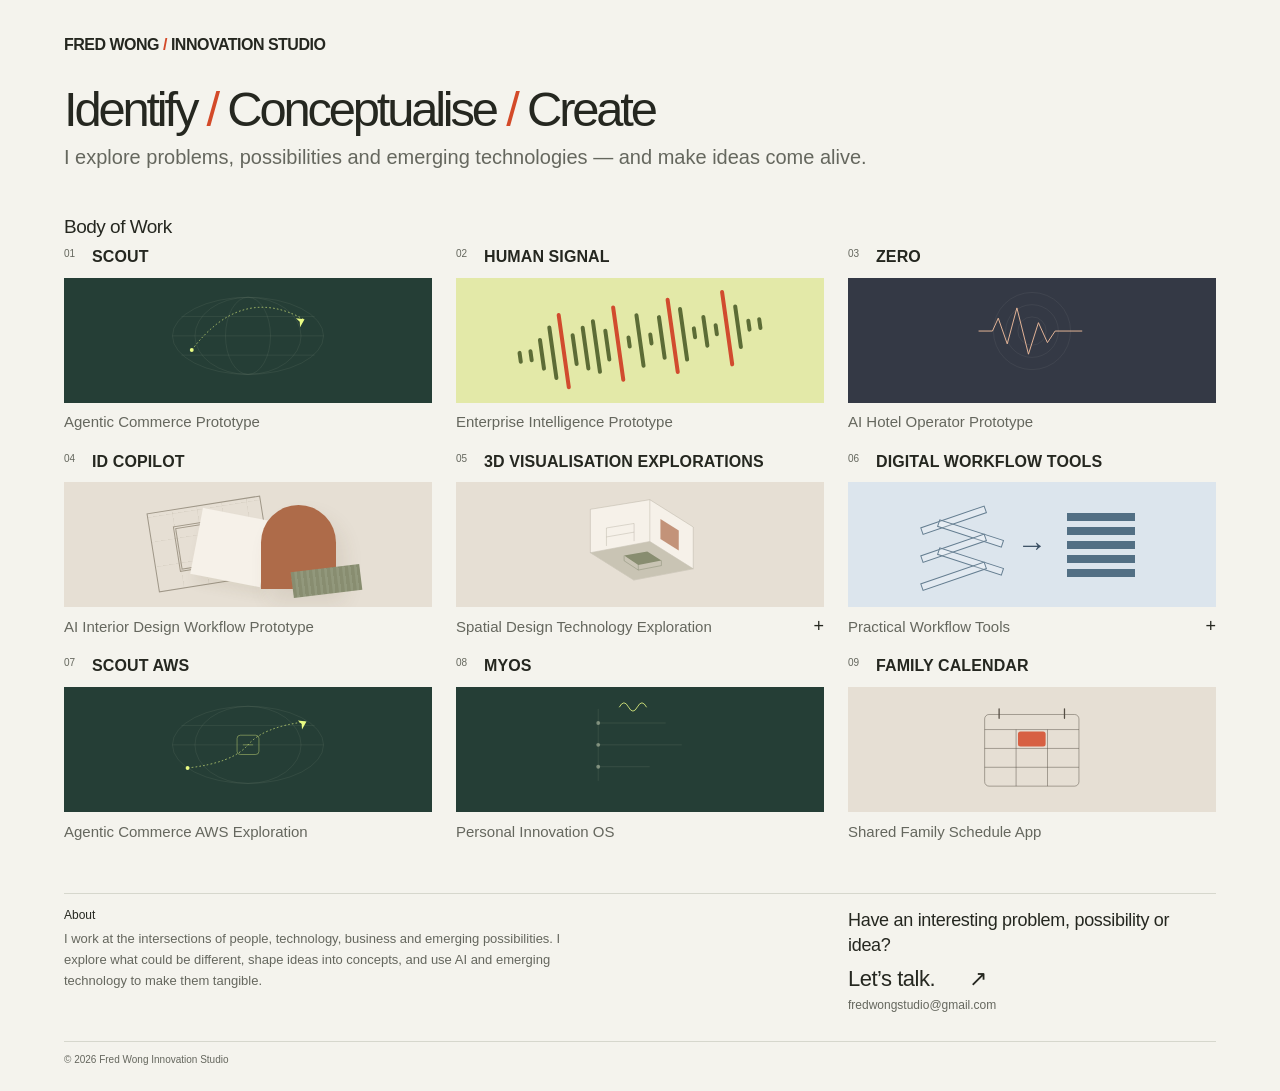
<file: index.html>
<!doctype html>
<html lang="en">
<head>
  <meta charset="utf-8">
  <meta name="viewport" content="width=device-width, initial-scale=1">
  <meta name="theme-color" content="#f4f3ed">
  <title>Fred Wong Innovation Studio — I make ideas come alive.</title>
  <meta name="description" content="An independent innovation studio. Exploring problems, possibilities and emerging technologies through prototypes, explorations and tangible ideas.">
  <meta property="og:title" content="Fred Wong Innovation Studio — I make ideas come alive.">
  <meta property="og:description" content="Problems, possibilities, emerging technologies. A space for exploring what could exist and making it tangible.">
  <meta property="og:type" content="website">
  <link rel="icon" href="./favicon.svg" type="image/svg+xml">
  <link rel="stylesheet" href="./styles.css">
</head>
<body id="top">
  <a class="skip-link" href="#main">Skip to content</a>
  <header class="site-header wrap">
    <a class="wordmark" href="#top" aria-label="Fred Wong Innovation Studio home">FRED WONG <span class="orange" style="display:inline">/</span> INNOVATION STUDIO</a>
  </header>
  <main id="main">
    <section class="hero wrap" aria-labelledby="hero-title">
      <h1 id="hero-title">Identify <span class="orange">/</span> Conceptualise <span class="orange">/</span> Create</h1>
      <div class="hero-bottom"><p>I explore problems, possibilities and emerging technologies — and make ideas come alive.</p></div>
    </section>
    <section class="experiments wrap" id="experiments" aria-labelledby="experiments-title">
      <div class="section-heading"><h2 id="experiments-title">Body of Work</h2></div>
      <div class="project-grid">
        <article class="project" id="scout">
          <div class="project-heading"><span class="project-number">01</span><h3><a class="project-link" href="./cases/scout.html">SCOUT</a></h3></div>
          <div class="art scout-art" aria-hidden="true"><svg viewBox="0 0 600 350"><g fill="none" stroke="currentColor" opacity=".24"><ellipse cx="300" cy="180" rx="235" ry="120"/><ellipse cx="300" cy="180" rx="165" ry="120"/><ellipse cx="300" cy="180" rx="70" ry="120"/><path d="M65 180h470M93 120h414M93 240h414"/></g><path d="M125 224 Q280 20 474 129" fill="none" stroke="#eafc84" stroke-width="2" stroke-dasharray="5 7"/><circle cx="125" cy="224" r="6" fill="#eafc84"/><path d="m476 128-27-3 12 11 1 17z" fill="#eafc84"/></svg></div>
          <!-- Project context: An exploration of what flight discovery and booking could become when the interface is a conversation and AI agents can increasingly act on our behalf. -->
          <p class="project-descriptor">Agentic Commerce Prototype</p>
        </article>
        <article class="project" id="human-signal">
          <div class="project-heading"><span class="project-number">02</span><h3><a class="project-link" href="./cases/human-signal.html">HUMAN SIGNAL</a></h3></div>
          <div class="art signal-art" aria-hidden="true"><div class="signal-field"><i></i><i></i><i></i><i></i><i></i><i></i><i></i><i></i><i></i><i></i><i></i><i></i><i></i><i></i><i></i><i></i><i></i><i></i><i></i><i></i><i></i><i></i><i></i></div></div>
          <!-- Project context: An exploration of how organisations could capture what people know is actually happening — not only what their systems record — and turn those human signals into useful intelligence. -->
          <p class="project-descriptor">Enterprise Intelligence Prototype</p>
        </article>
        <article class="project" id="zero">
          <div class="project-heading"><span class="project-number">03</span><h3><a class="project-link" href="./cases/zero.html">ZERO</a></h3></div>
          <div class="art scout-art" aria-hidden="true"><svg viewBox="0 0 600 350"><g fill="none" stroke="currentColor" opacity=".22"><circle cx="300" cy="165" r="120"/><circle cx="300" cy="165" r="82"/><circle cx="300" cy="165" r="44"/></g><path d="M135 165h42l18-40 28 80 30-112 36 144 31-98 28 62 24-36h83" fill="none" stroke="#eafc84" stroke-width="3" stroke-linecap="round" stroke-linejoin="round"/></svg></div>
          <!-- Project context: A working voice AI prototype exploring what hotel guest service could become when guests can simply call, speak naturally, and an AI operator can understand, respond and coordinate service requests. -->
          <p class="project-descriptor">AI Hotel Operator Prototype</p>
        </article>
        <article class="project" id="ai-id-copilot">
          <div class="project-heading"><span class="project-number">04</span><h3><a class="project-link" href="./cases/id-copilot.html">ID COPILOT</a></h3></div>
          <div class="art design-art" aria-hidden="true"><div class="design-composition"><div class="plan"><span></span></div><div class="swatch"></div><div class="arch"></div><div class="material"></div></div></div>
          <!-- Project context: An exploration of how AI could reduce the administrative work surrounding interior design while preserving the part designers actually value: designing. -->
          <p class="project-descriptor">AI Interior Design Workflow Prototype</p>
        </article>
        <article class="project" id="visualisation-explorations">
          <div class="project-heading"><span class="project-number">05</span><h3><a class="project-link" href="./cases/visualisation-explorations.html">3D VISUALISATION EXPLORATIONS</a></h3></div>
          <div class="art design-art spatial-art" aria-hidden="true"><svg viewBox="0 0 600 350" fill="none"><path d="M145 220V85L330 55L465 140V270L280 305Z" fill="#f6f1e9" stroke="#9f9788"/><path d="M145 220L330 185L465 270M330 55V185" stroke="#9f9788"/><path d="M145 220L280 305L465 270L330 185Z" fill="#c9c4b4"/><path d="M363 115L420 151V213L363 177Z" fill="#ae6b49" opacity=".7"/><path d="M195 199V143L281 129V184M195 171L281 156" stroke="#9f9788"/><path d="M250 229L322 216L366 244L294 258Z" fill="#888d70"/><path d="M250 229V245L294 274L366 260V244M294 258V274" stroke="#667052"/></svg></div>
          <!-- Project context: I explored new 3D visualisation tools by creating highly photorealistic interior environments. Working hands-on with the design process revealed the friction surrounding the creative work — from measurements and take-offs to documentation, quotations and proposal preparation — which later informed several of my workflow experiments. -->
          <details class="project-options" name="project-choices"><summary>Spatial Design Technology Exploration<span aria-hidden="true">+</span></summary><ul class="tool-links" aria-label="3D visualisation explorations">
            <li><a href="https://fredwongstudio.com/3dspatial2rm/">2-Room Flexi <span aria-hidden="true">↗</span></a></li>
            <li><a href="https://fredwongstudio.com/3dspatial4rm/">4-Room BTO <span aria-hidden="true">↗</span></a></li>
          </ul></details>
        </article>
        <article class="project" id="digital-workflow-tools">
          <div class="project-heading"><span class="project-number">06</span><h3><a class="project-link" href="./cases/digital-workflow-tools.html">DIGITAL WORKFLOW TOOLS</a></h3></div>
          <div class="art workflow-art" aria-hidden="true"><div class="workflow-composition"><div class="loose-lines"><i></i><i></i><i></i><i></i><i></i></div><span class="flow-arrow">→</span><div class="ordered-lines"><i></i><i></i><i></i><i></i><i></i></div></div></div>
          <!-- Project context: A collection of practical tools exploring how repetitive, fragmented and manual work can be made dramatically simpler. -->
          <details class="project-options" name="project-choices"><summary>Practical Workflow Tools<span aria-hidden="true">+</span></summary><ul class="tool-links" aria-label="Digital workflow prototypes">
            <li><a href="https://fredwongstudio.com/floorplancalculator/">Floor Plan Take-off <span aria-hidden="true">↗</span></a></li>
            <li><a href="https://fredwongstudio.com/areacalculator/">Area Calculator <span aria-hidden="true">↗</span></a></li>
            <li><a href="https://fredwongstudio.com/quotebuilder/">Quote Builder <span aria-hidden="true">↗</span></a></li>
          </ul></details>
        </article>
        <article class="project" id="scout-aws">
          <div class="project-heading"><span class="project-number">07</span><h3><a class="project-link" href="./cases/scout-aws.html">SCOUT AWS</a></h3></div>
          <div class="art scout-art" aria-hidden="true"><svg viewBox="0 0 600 350"><g fill="none" stroke="currentColor" opacity=".24"><ellipse cx="300" cy="180" rx="235" ry="120"/><ellipse cx="300" cy="180" rx="165" ry="120"/><path d="M65 180h470M93 120h414"/></g><path d="M112 252 Q252 236 300 180 Q348 124 480 108" fill="none" stroke="#eafc84" stroke-width="2" stroke-dasharray="5 7"/><circle cx="112" cy="252" r="6" fill="#eafc84"/><path d="m482 107-27-3 12 11 1 17z" fill="#eafc84"/><rect x="266" y="150" width="68" height="60" rx="10" fill="none" stroke="#eafc84" stroke-width="1.5" opacity=".8"/><path d="M284 180h32" stroke="#eafc84" stroke-width="1.5" opacity=".8"/></svg></div>
          <!-- Project context: An AWS-focused evolution of the original SCOUT prototype, exploring how the same agentic travel experience can be architected on AWS infrastructure while keeping the freedom to experiment with different AI models and providers. -->
          <p class="project-descriptor">Agentic Commerce AWS Exploration</p>
        </article>
        <article class="project" id="myos">
          <div class="project-heading"><span class="project-number">08</span><h3><a class="project-link" href="./cases/myos.html">MYOS</a></h3></div>
          <div class="art os-art" aria-hidden="true"><svg viewBox="0 0 600 350"><g fill="none" stroke="currentColor" opacity=".3"><path d="M170 68v224M170 112h210M170 180h260M170 248h160"/></g><g fill="currentColor" opacity=".45"><circle cx="170" cy="112" r="6"/><circle cx="170" cy="180" r="6"/><circle cx="170" cy="248" r="6"/></g><path d="M236 62q14-26 28 0t28 0 28 0" fill="none" stroke="#eafc84" stroke-width="2.5" stroke-linecap="round"/></svg></div>
          <!-- Project context: MYOS — My Operating System — my own personal innovation OS: a single-file web app for capturing ideas and reviewing them later, with browser voice capture and filters over a personal timeline. Entries stay in the browser. -->
          <p class="project-descriptor">Personal Innovation OS</p>
        </article>
        <article class="project" id="family-calendar">
          <div class="project-heading"><span class="project-number">09</span><h3><a class="project-link" href="./cases/family-calendar.html">FAMILY CALENDAR</a></h3></div>
          <div class="art cal-art" aria-hidden="true"><svg viewBox="0 0 600 350"><g fill="none" stroke="currentColor" stroke-width="1.5"><rect x="150" y="62" width="300" height="228" rx="14"/><path d="M150 110h300M250 110v180M350 110v180M150 170h300M150 230h300"/></g><rect x="256" y="116" width="88" height="48" rx="8" fill="#d34a29" opacity=".85"/><path d="M196 44v30M404 44v30" stroke="currentColor" stroke-width="4" stroke-linecap="round"/></svg></div>
          <!-- Project context: A personal family calendar application for organising and managing shared family schedules — built as a single self-contained web app, refined over many small iterations for phones, school-holiday shading and all-day entries. -->
          <p class="project-descriptor">Shared Family Schedule App</p>
        </article>
      </div>
    </section>
    <div class="closing wrap">
      <section class="studio" id="studio" aria-labelledby="studio-title">
        <h2 id="studio-title">About</h2>
        <p>I work at the intersections of people, technology, business and emerging possibilities. I explore what could be different, shape ideas into concepts, and use AI and emerging technology to make them tangible.</p>
      </section>
      <section class="contact" id="contact" aria-labelledby="contact-title">
        <h2 id="contact-title">Have an interesting problem, possibility or idea?</h2>
        <a class="contact-link" href="mailto:fredwongstudio@gmail.com">Let’s talk. <span aria-hidden="true">↗</span><small>fredwongstudio@gmail.com</small></a>
      </section>
    </div>
  </main>
  <footer class="wrap">© 2026 Fred Wong Innovation Studio</footer>
  <script>
    // Keep disclosure groups exclusive, including browsers without details[name] support.
    document.querySelectorAll('.project-options').forEach(group => {
      group.addEventListener('toggle', () => {
        if (group.open) {
          document.querySelectorAll('.project-options').forEach(other => {
            if (other !== group) other.open = false;
          });
        }
      });
    });
  </script>
</body>
</html>
</file>
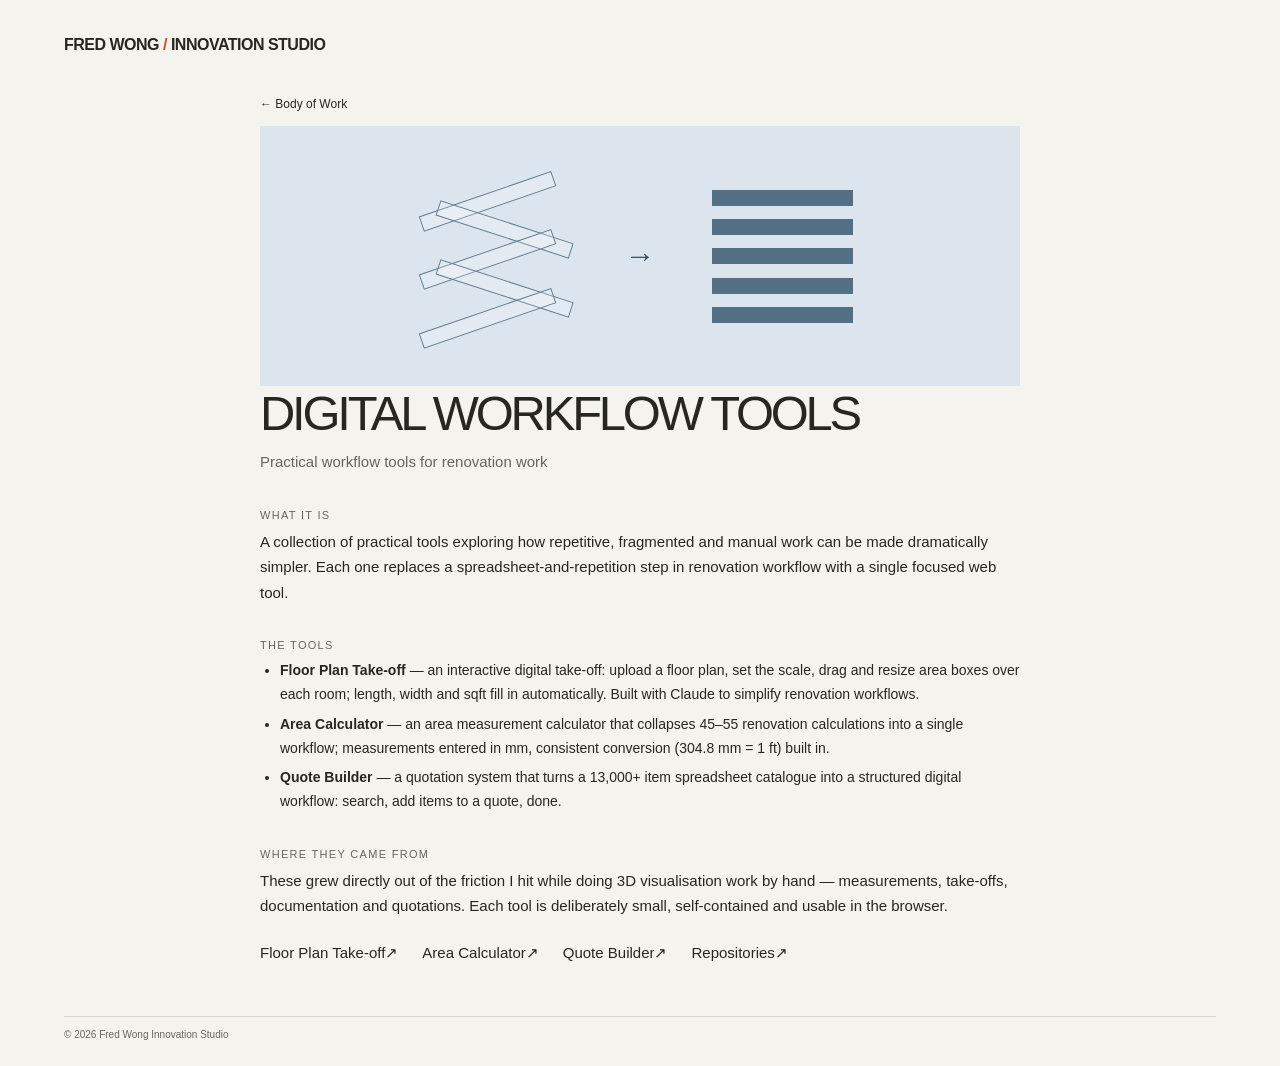
<file: cases/digital-workflow-tools.html>
<!doctype html>
<html lang="en">
<head>
  <meta charset="utf-8">
  <meta name="viewport" content="width=device-width, initial-scale=1">
  <meta name="theme-color" content="#f4f3ed">
  <title>Digital Workflow Tools — Case — Fred Wong Innovation Studio</title>
  <meta name="description" content="Practical interior-design workflow tools: floor plan take-off, area calculation and quotation building.">
  <link rel="icon" href="../favicon.svg" type="image/svg+xml">
  <link rel="stylesheet" href="../styles.css">
</head>
<body id="top">
  <a class="skip-link" href="#main">Skip to content</a>
  <header class="site-header wrap">
    <a class="wordmark" href="../index.html#top" aria-label="Fred Wong Innovation Studio home">FRED WONG <span class="orange" style="display:inline">/</span> INNOVATION STUDIO</a>
  </header>
  <main id="main" class="case">
    <article class="case-wrap">
      <a class="back-link" href="../index.html#experiments">← Body of Work</a>
      <div class="art case-art workflow-art" aria-hidden="true"><div class="workflow-composition"><div class="loose-lines"><i></i><i></i><i></i><i></i><i></i></div><span class="flow-arrow">→</span><div class="ordered-lines"><i></i><i></i><i></i><i></i><i></i></div></div></div>
      <h1>DIGITAL WORKFLOW TOOLS</h1>
      <p class="case-tag">Practical workflow tools for renovation work</p>
      <!-- Sources: home-page card context for "Digital workflow tools" (written by Fred Wong Studio); repository descriptions — floorplancalculator ("Interactive floor plan digital take off tool built with Claude to simplify renovation workflows — calibrate a floor plan, define room areas, and automatically calculate dimensions, sqft and m²"), areacalculator ("Interior design area measurement calculator that simplifies 45–55 renovation calculations into a single workflow"), quotebuilder ("Interior design quotation system transforming 13,000+ spreadsheet items into a structured digital workflow"); live page text of each tool; commit logs (Aug–Sep 2026). -->
      <section>
        <h2>What it is</h2>
        <p>A collection of practical tools exploring how repetitive, fragmented and manual work can be made dramatically simpler. Each one replaces a spreadsheet-and-repetition step in renovation workflow with a single focused web tool.</p>
      </section>
      <section>
        <h2>The tools</h2>
        <!-- Sources: repository descriptions and each live tool's on-page instructions. -->
        <ul>
          <li><strong>Floor Plan Take-off</strong> — an interactive digital take-off: upload a floor plan, set the scale, drag and resize area boxes over each room; length, width and sqft fill in automatically. Built with Claude to simplify renovation workflows.</li>
          <li><strong>Area Calculator</strong> — an area measurement calculator that collapses 45–55 renovation calculations into a single workflow; measurements entered in mm, consistent conversion (304.8&nbsp;mm = 1&nbsp;ft) built in.</li>
          <li><strong>Quote Builder</strong> — a quotation system that turns a 13,000+ item spreadsheet catalogue into a structured digital workflow: search, add items to a quote, done.</li>
        </ul>
      </section>
      <section>
        <h2>Where they came from</h2>
        <p>These grew directly out of the friction I hit while doing 3D visualisation work by hand — measurements, take-offs, documentation and quotations. Each tool is deliberately small, self-contained and usable in the browser.</p>
      </section>
      <p class="case-links"><a href="https://fredwongstudio.com/floorplancalculator/">Floor Plan Take-off <span aria-hidden="true">↗</span></a><a href="https://fredwongstudio.com/areacalculator/">Area Calculator <span aria-hidden="true">↗</span></a><a href="https://fredwongstudio.com/quotebuilder/">Quote Builder <span aria-hidden="true">↗</span></a><a href="https://github.com/fredwongstudio/floorplancalculator">Repositories <span aria-hidden="true">↗</span></a></p>
    </article>
  </main>
  <footer class="wrap">© 2026 Fred Wong Innovation Studio</footer>
</body>
</html>
</file>
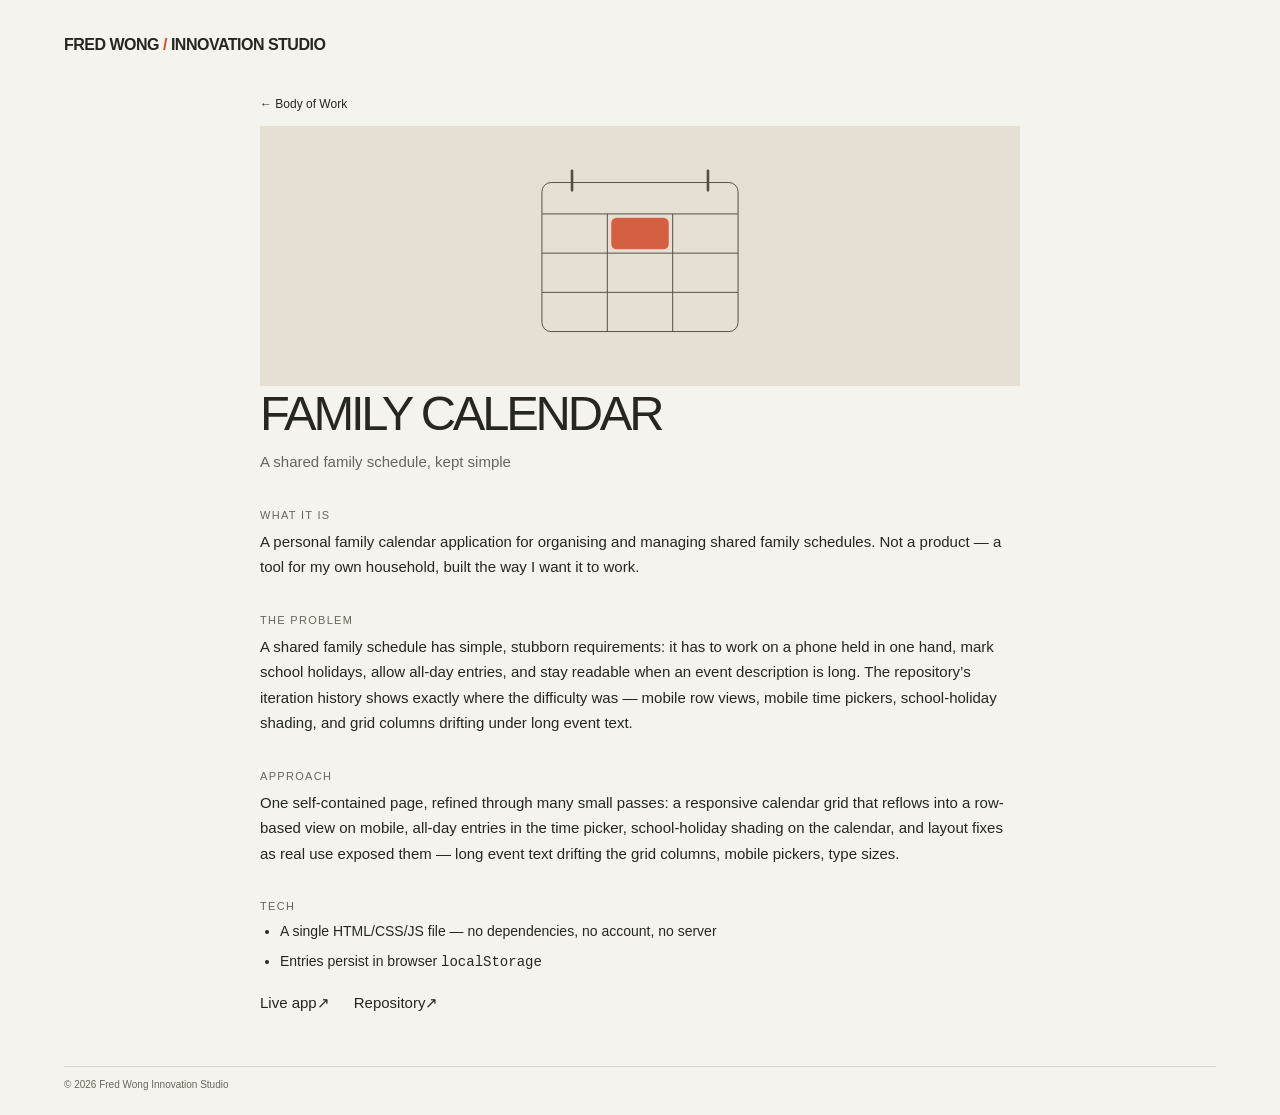
<file: cases/family-calendar.html>
<!doctype html>
<html lang="en">
<head>
  <meta charset="utf-8">
  <meta name="viewport" content="width=device-width, initial-scale=1">
  <meta name="theme-color" content="#f4f3ed">
  <title>Family Calendar — Case — Fred Wong Innovation Studio</title>
  <meta name="description" content="A personal family calendar application for organising shared family schedules — one self-contained web app, no accounts, no server.">
  <link rel="icon" href="../favicon.svg" type="image/svg+xml">
  <link rel="stylesheet" href="../styles.css">
</head>
<body id="top">
  <a class="skip-link" href="#main">Skip to content</a>
  <header class="site-header wrap">
    <a class="wordmark" href="../index.html#top" aria-label="Fred Wong Innovation Studio home">FRED WONG <span class="orange" style="display:inline">/</span> INNOVATION STUDIO</a>
  </header>
  <main id="main" class="case">
    <article class="case-wrap">
      <a class="back-link" href="../index.html#experiments">← Body of Work</a>
      <div class="art case-art cal-art" aria-hidden="true"><svg viewBox="0 0 600 350"><g fill="none" stroke="currentColor" stroke-width="1.5"><rect x="150" y="62" width="300" height="228" rx="14"/><path d="M150 110h300M250 110v180M350 110v180M150 170h300M150 230h300"/></g><rect x="256" y="116" width="88" height="48" rx="8" fill="#d34a29" opacity=".85"/><path d="M196 44v30M404 44v30" stroke="currentColor" stroke-width="4" stroke-linecap="round"/></svg></div>
      <h1>FAMILY CALENDAR</h1>
      <p class="case-tag">A shared family schedule, kept simple</p>
      <!-- Sources: repo description "Personal family calendar application for organizing and managing shared family schedules" (github.com/fredwongstudio/familycalendar); commit log ("Responsive UI update", "Add mobile row view", "Fix mobile time picker", "Add All Day option to time selection", "Lighten school holiday tint further", "Fix grid column drift caused by long event text", Aug 2026); repository contents (single index.html; localStorage used for persistence). -->
      <section>
        <h2>What it is</h2>
        <p>A personal family calendar application for organising and managing shared family schedules. Not a product — a tool for my own household, built the way I want it to work.</p>
      </section>
      <section>
        <h2>The problem</h2>
        <p>A shared family schedule has simple, stubborn requirements: it has to work on a phone held in one hand, mark school holidays, allow all-day entries, and stay readable when an event description is long. The repository’s iteration history shows exactly where the difficulty was — mobile row views, mobile time pickers, school-holiday shading, and grid columns drifting under long event text.</p>
      </section>
      <section>
        <h2>Approach</h2>
        <!-- Sources: commit log (above) — each listed iteration is grounded in a commit message; repository contents. -->
        <p>One self-contained page, refined through many small passes: a responsive calendar grid that reflows into a row-based view on mobile, all-day entries in the time picker, school-holiday shading on the calendar, and layout fixes as real use exposed them — long event text drifting the grid columns, mobile pickers, type sizes.</p>
      </section>
      <section>
        <h2>Tech</h2>
        <ul>
          <li>A single HTML/CSS/JS file — no dependencies, no account, no server</li>
          <li>Entries persist in browser <code>localStorage</code></li>
        </ul>
      </section>
      <p class="case-links"><a href="https://fredwongstudio.com/familycalendar/">Live app <span aria-hidden="true">↗</span></a><a href="https://github.com/fredwongstudio/familycalendar">Repository <span aria-hidden="true">↗</span></a></p>
    </article>
  </main>
  <footer class="wrap">© 2026 Fred Wong Innovation Studio</footer>
</body>
</html>
</file>
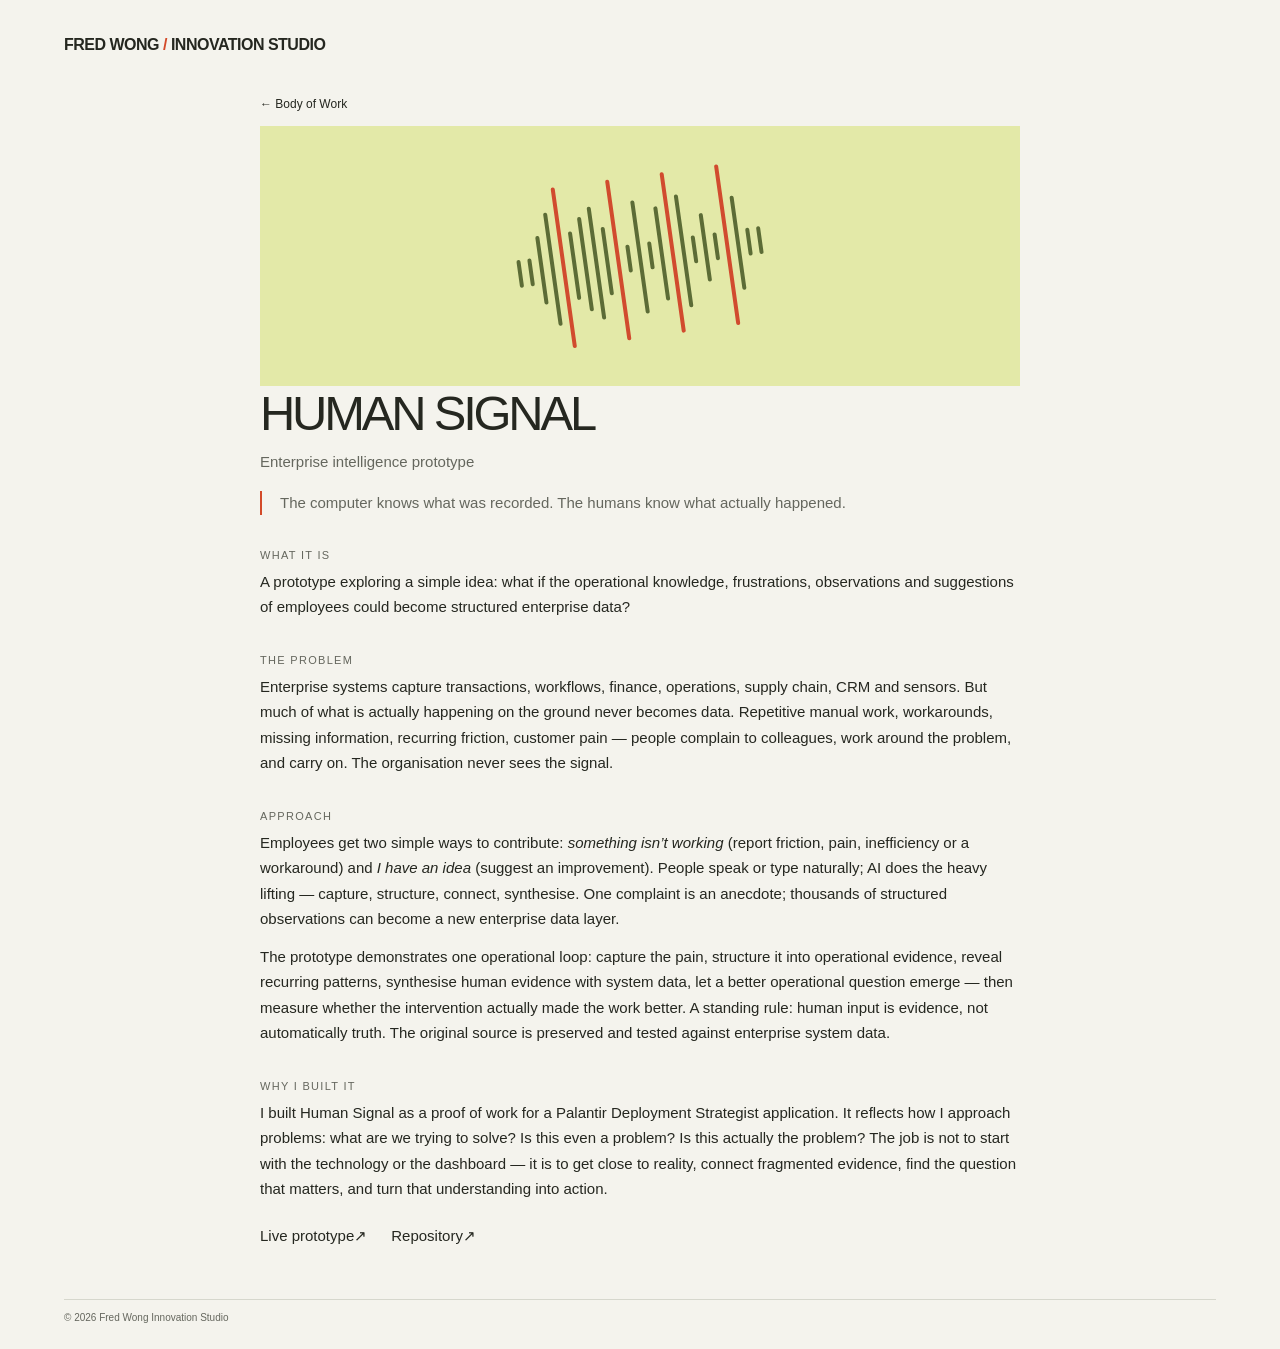
<file: cases/human-signal.html>
<!doctype html>
<html lang="en">
<head>
  <meta charset="utf-8">
  <meta name="viewport" content="width=device-width, initial-scale=1">
  <meta name="theme-color" content="#f4f3ed">
  <title>Human Signal — Case — Fred Wong Innovation Studio</title>
  <meta name="description" content="A prototype exploring what happens when the operational knowledge of employees becomes structured enterprise data.">
  <link rel="icon" href="../favicon.svg" type="image/svg+xml">
  <link rel="stylesheet" href="../styles.css">
</head>
<body id="top">
  <a class="skip-link" href="#main">Skip to content</a>
  <header class="site-header wrap">
    <a class="wordmark" href="../index.html#top" aria-label="Fred Wong Innovation Studio home">FRED WONG <span class="orange" style="display:inline">/</span> INNOVATION STUDIO</a>
  </header>
  <main id="main" class="case">
    <article class="case-wrap">
      <a class="back-link" href="../index.html#experiments">← Body of Work</a>
      <div class="art case-art signal-art" aria-hidden="true"><div class="signal-field"><i></i><i></i><i></i><i></i><i></i><i></i><i></i><i></i><i></i><i></i><i></i><i></i><i></i><i></i><i></i><i></i><i></i><i></i><i></i><i></i><i></i><i></i><i></i></div></div>
      <h1>HUMAN SIGNAL</h1>
      <p class="case-tag">Enterprise intelligence prototype</p>
      <!-- Sources: humansignal README (github.com/fredwongstudio/humansignal) — sections "The Missing Data Layer", "Human Signal", "The MVP", "The Core Idea", "Why I Built This"; repo description. -->
      <blockquote>The computer knows what was recorded. The humans know what actually happened.</blockquote>
      <section>
        <h2>What it is</h2>
        <p>A prototype exploring a simple idea: what if the operational knowledge, frustrations, observations and suggestions of employees could become structured enterprise data?</p>
      </section>
      <section>
        <h2>The problem</h2>
        <!-- Sources: humansignal README, "The Missing Data Layer". -->
        <p>Enterprise systems capture transactions, workflows, finance, operations, supply chain, CRM and sensors. But much of what is actually happening on the ground never becomes data. Repetitive manual work, workarounds, missing information, recurring friction, customer pain — people complain to colleagues, work around the problem, and carry on. The organisation never sees the signal.</p>
      </section>
      <section>
        <h2>Approach</h2>
        <!-- Sources: humansignal README, "Human Signal" and "The MVP": two contribution modes, Capture/Structure/Connect/Synthesise, the invoice-reconciliation example, the CAPTURE→…→MEASURE loop, "Human input is evidence, not automatically truth." -->
        <p>Employees get two simple ways to contribute: <em>something isn’t working</em> (report friction, pain, inefficiency or a workaround) and <em>I have an idea</em> (suggest an improvement). People speak or type naturally; AI does the heavy lifting — capture, structure, connect, synthesise. One complaint is an anecdote; thousands of structured observations can become a new enterprise data layer.</p>
        <p>The prototype demonstrates one operational loop: capture the pain, structure it into operational evidence, reveal recurring patterns, synthesise human evidence with system data, let a better operational question emerge — then measure whether the intervention actually made the work better. A standing rule: human input is evidence, not automatically truth. The original source is preserved and tested against enterprise system data.</p>
      </section>
      <section>
        <h2>Why I built it</h2>
        <!-- Sources: humansignal README, "Why I Built This". -->
        <p>I built Human Signal as a proof of work for a Palantir Deployment Strategist application. It reflects how I approach problems: what are we trying to solve? Is this even a problem? Is this actually the problem? The job is not to start with the technology or the dashboard — it is to get close to reality, connect fragmented evidence, find the question that matters, and turn that understanding into action.</p>
      </section>
      <p class="case-links"><a href="https://fredwongstudio.com/humansignal/">Live prototype <span aria-hidden="true">↗</span></a><a href="https://github.com/fredwongstudio/humansignal">Repository <span aria-hidden="true">↗</span></a></p>
    </article>
  </main>
  <footer class="wrap">© 2026 Fred Wong Innovation Studio</footer>
</body>
</html>
</file>
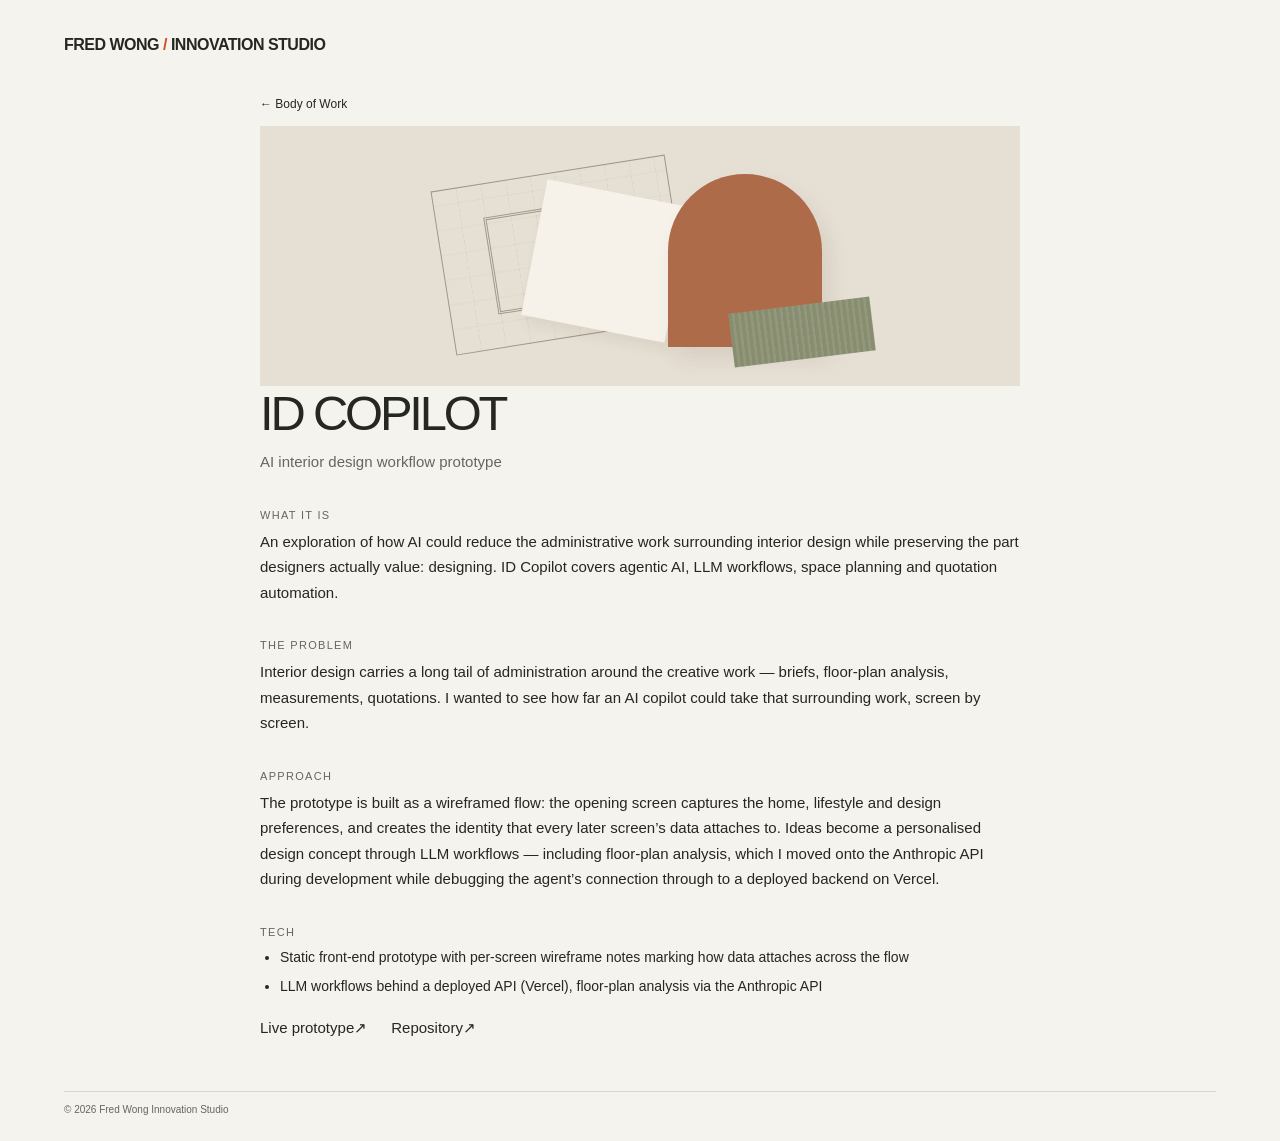
<file: cases/id-copilot.html>
<!doctype html>
<html lang="en">
<head>
  <meta charset="utf-8">
  <meta name="viewport" content="width=device-width, initial-scale=1">
  <meta name="theme-color" content="#f4f3ed">
  <title>ID Copilot — Case — Fred Wong Innovation Studio</title>
  <meta name="description" content="An AI interior design copilot exploring agentic AI, LLM workflows, space planning and quotation automation.">
  <link rel="icon" href="../favicon.svg" type="image/svg+xml">
  <link rel="stylesheet" href="../styles.css">
</head>
<body id="top">
  <a class="skip-link" href="#main">Skip to content</a>
  <header class="site-header wrap">
    <a class="wordmark" href="../index.html#top" aria-label="Fred Wong Innovation Studio home">FRED WONG <span class="orange" style="display:inline">/</span> INNOVATION STUDIO</a>
  </header>
  <main id="main" class="case">
    <article class="case-wrap">
      <a class="back-link" href="../index.html#experiments">← Body of Work</a>
      <div class="art case-art design-art" aria-hidden="true"><div class="design-composition"><div class="plan"><span></span></div><div class="swatch"></div><div class="arch"></div><div class="material"></div></div></div>
      <h1>ID COPILOT</h1>
      <p class="case-tag">AI interior design workflow prototype</p>
      <!-- Sources: repo description "AI Interior Design Copilot — exploring agentic AI, LLM workflows, space planning and quotation automation" (github.com/fredwongstudio/ID-Copilot); ID-Copilot live page (fredwongstudio.github.io/ID-Copilot) hero copy and wireframe note; commit log ("Switch to Anthropic API for floor plan analysis", "Fix Floor Plan Agent CORS and AI connection", Vercel configuration commits, Aug 2026); home-page card context by Fred Wong Studio. -->
      <section>
        <h2>What it is</h2>
        <p>An exploration of how AI could reduce the administrative work surrounding interior design while preserving the part designers actually value: designing. ID Copilot covers agentic AI, LLM workflows, space planning and quotation automation.</p>
      </section>
      <section>
        <h2>The problem</h2>
        <p>Interior design carries a long tail of administration around the creative work — briefs, floor-plan analysis, measurements, quotations. I wanted to see how far an AI copilot could take that surrounding work, screen by screen.</p>
      </section>
      <section>
        <h2>Approach</h2>
        <!-- Sources: ID-Copilot live page copy ("Tell us about your home, your lifestyle and your design preferences. IDCopilot turns your ideas into a personalised interior design concept." + wireframe note "this screen creates the user_id that every later screen's data attaches to"); commit log. -->
        <p>The prototype is built as a wireframed flow: the opening screen captures the home, lifestyle and design preferences, and creates the identity that every later screen’s data attaches to. Ideas become a personalised design concept through LLM workflows — including floor-plan analysis, which I moved onto the Anthropic API during development while debugging the agent’s connection through to a deployed backend on Vercel.</p>
      </section>
      <section>
        <h2>Tech</h2>
        <ul>
          <li>Static front-end prototype with per-screen wireframe notes marking how data attaches across the flow</li>
          <li>LLM workflows behind a deployed API (Vercel), floor-plan analysis via the Anthropic API</li>
        </ul>
      </section>
      <p class="case-links"><a href="https://fredwongstudio.com/ID-Copilot/">Live prototype <span aria-hidden="true">↗</span></a><a href="https://github.com/fredwongstudio/ID-Copilot">Repository <span aria-hidden="true">↗</span></a></p>
    </article>
  </main>
  <footer class="wrap">© 2026 Fred Wong Innovation Studio</footer>
</body>
</html>
</file>
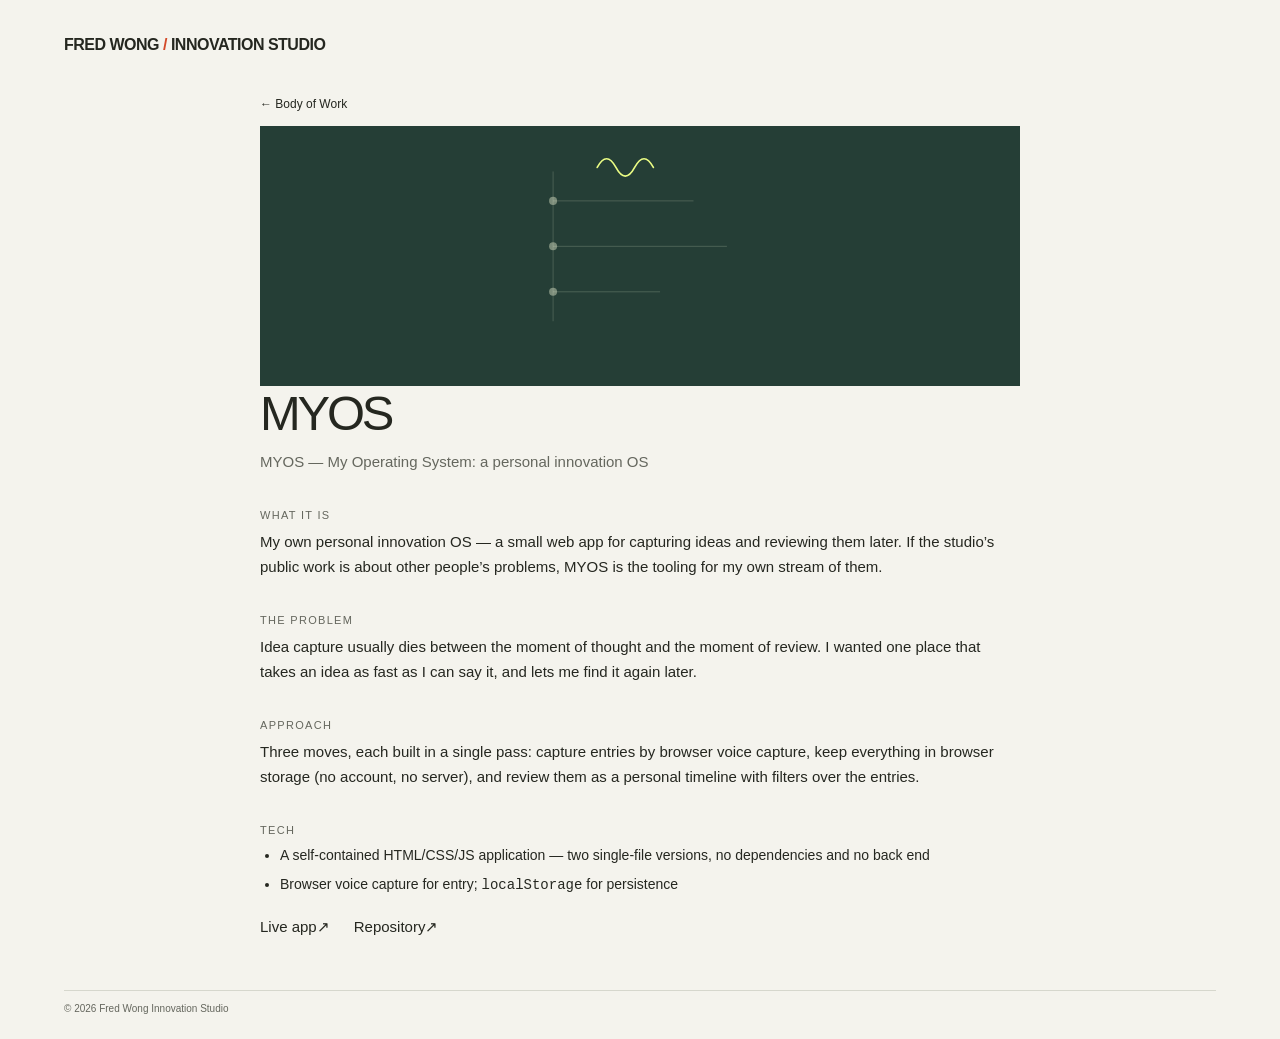
<file: cases/myos.html>
<!doctype html>
<html lang="en">
<head>
  <meta charset="utf-8">
  <meta name="viewport" content="width=device-width, initial-scale=1">
  <meta name="theme-color" content="#f4f3ed">
  <title>MYOS — Case — Fred Wong Innovation Studio</title>
  <meta name="description" content="MYOS — My Operating System: a personal innovation OS for capturing ideas by voice and reviewing a personal timeline.">
  <link rel="icon" href="../favicon.svg" type="image/svg+xml">
  <link rel="stylesheet" href="../styles.css">
</head>
<body id="top">
  <a class="skip-link" href="#main">Skip to content</a>
  <header class="site-header wrap">
    <a class="wordmark" href="../index.html#top" aria-label="Fred Wong Innovation Studio home">FRED WONG <span class="orange" style="display:inline">/</span> INNOVATION STUDIO</a>
  </header>
  <main id="main" class="case">
    <article class="case-wrap">
      <a class="back-link" href="../index.html#experiments">← Body of Work</a>
      <div class="art case-art os-art" aria-hidden="true"><svg viewBox="0 0 600 350"><g fill="none" stroke="currentColor" opacity=".3"><path d="M170 68v224M170 112h210M170 180h260M170 248h160"/></g><g fill="currentColor" opacity=".45"><circle cx="170" cy="112" r="6"/><circle cx="170" cy="180" r="6"/><circle cx="170" cy="248" r="6"/></g><path d="M236 62q14-26 28 0t28 0 28 0" fill="none" stroke="#eafc84" stroke-width="2.5" stroke-linecap="round"/></svg></div>
      <h1>MYOS</h1>
      <p class="case-tag">MYOS — My Operating System: a personal innovation OS</p>
      <!-- Sources: repo description "personal-innovation-os" (github.com/fredwongstudio/myos); app title "MYOS - My Operating System" (index.html <title>); commit log ("Initial MYOS v0.1 prototype", "Add local storage persistence", "MYOS protected baseline - capture storage search", "Add browser voice capture", "Add timeline entry filters", Aug 2026); repository contents (two single-file HTML apps). -->
      <section>
        <h2>What it is</h2>
        <p>My own personal innovation OS — a small web app for capturing ideas and reviewing them later. If the studio’s public work is about other people’s problems, MYOS is the tooling for my own stream of them.</p>
      </section>
      <section>
        <h2>The problem</h2>
        <p>Idea capture usually dies between the moment of thought and the moment of review. I wanted one place that takes an idea as fast as I can say it, and lets me find it again later.</p>
      </section>
      <section>
        <h2>Approach</h2>
        <!-- Sources: commit log (voice capture, timeline entry filters, local storage persistence); repository contents (single-file HTML app; localStorage used for persistence). -->
        <p>Three moves, each built in a single pass: capture entries by browser voice capture, keep everything in browser storage (no account, no server), and review them as a personal timeline with filters over the entries.</p>
      </section>
      <section>
        <h2>Tech</h2>
        <ul>
          <li>A self-contained HTML/CSS/JS application — two single-file versions, no dependencies and no back end</li>
          <li>Browser voice capture for entry; <code>localStorage</code> for persistence</li>
        </ul>
      </section>
      <p class="case-links"><a href="https://fredwongstudio.com/myos/">Live app <span aria-hidden="true">↗</span></a><a href="https://github.com/fredwongstudio/myos">Repository <span aria-hidden="true">↗</span></a></p>
    </article>
  </main>
  <footer class="wrap">© 2026 Fred Wong Innovation Studio</footer>
</body>
</html>
</file>
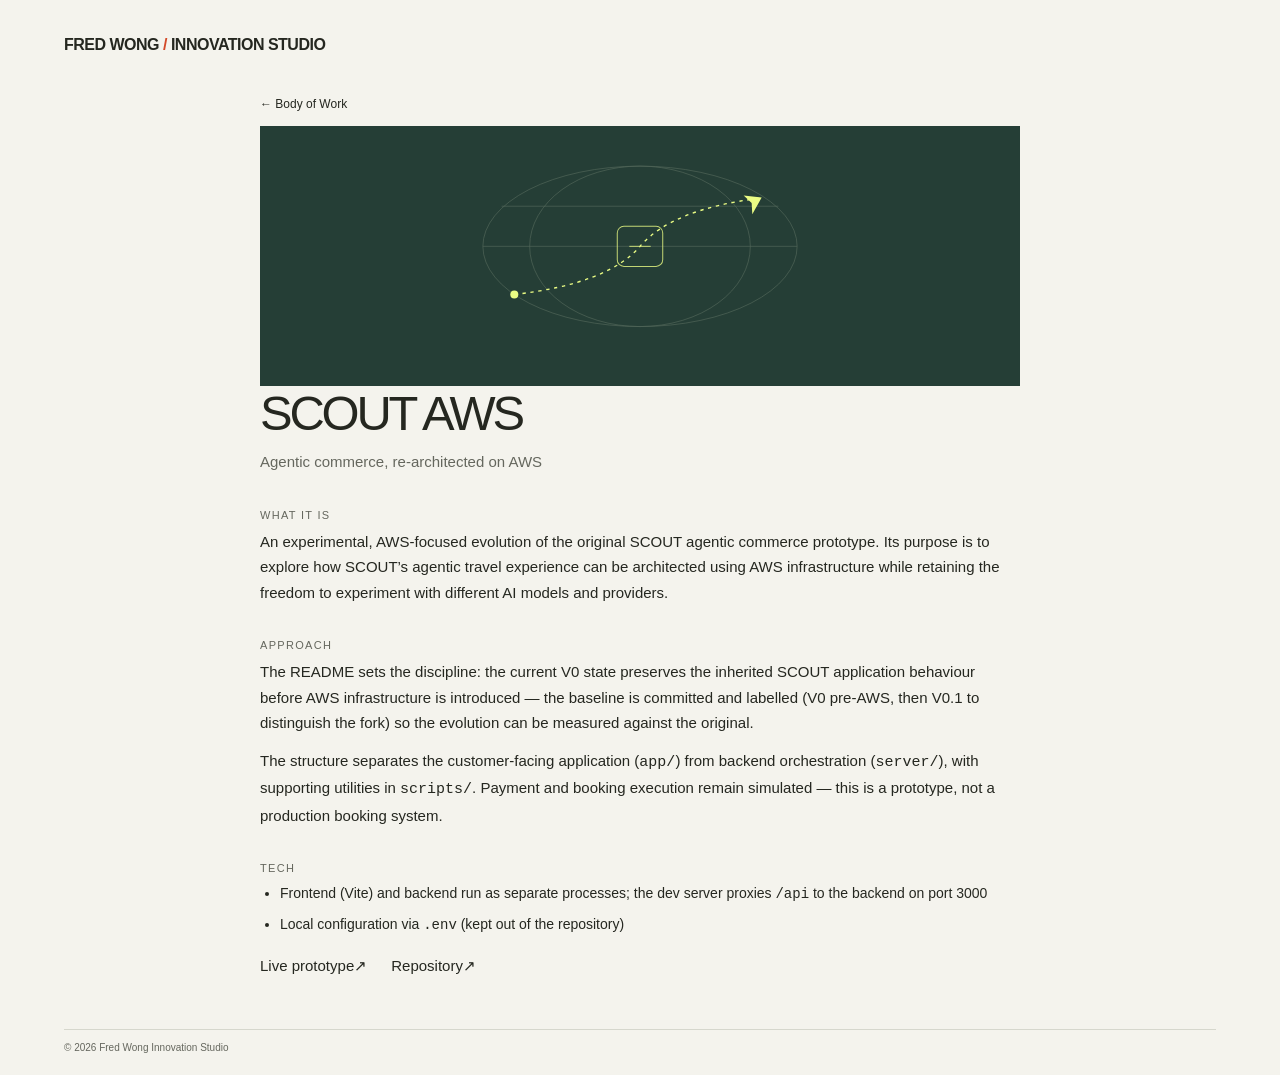
<file: cases/scout-aws.html>
<!doctype html>
<html lang="en">
<head>
  <meta charset="utf-8">
  <meta name="viewport" content="width=device-width, initial-scale=1">
  <meta name="theme-color" content="#f4f3ed">
  <title>SCOUT AWS — Case — Fred Wong Innovation Studio</title>
  <meta name="description" content="An experimental AWS-focused evolution of the SCOUT agentic commerce prototype.">
  <link rel="icon" href="../favicon.svg" type="image/svg+xml">
  <link rel="stylesheet" href="../styles.css">
</head>
<body id="top">
  <a class="skip-link" href="#main">Skip to content</a>
  <header class="site-header wrap">
    <a class="wordmark" href="../index.html#top" aria-label="Fred Wong Innovation Studio home">FRED WONG <span class="orange" style="display:inline">/</span> INNOVATION STUDIO</a>
  </header>
  <main id="main" class="case">
    <article class="case-wrap">
      <a class="back-link" href="../index.html#experiments">← Body of Work</a>
      <div class="art case-art scout-art" aria-hidden="true"><svg viewBox="0 0 600 350"><g fill="none" stroke="currentColor" opacity=".24"><ellipse cx="300" cy="180" rx="235" ry="120"/><ellipse cx="300" cy="180" rx="165" ry="120"/><path d="M65 180h470M93 120h414"/></g><path d="M112 252 Q252 236 300 180 Q348 124 480 108" fill="none" stroke="#eafc84" stroke-width="2" stroke-dasharray="5 7"/><circle cx="112" cy="252" r="6" fill="#eafc84"/><path d="m482 107-27-3 12 11 1 17z" fill="#eafc84"/><rect x="266" y="150" width="68" height="60" rx="10" fill="none" stroke="#eafc84" stroke-width="1.5" opacity=".8"/><path d="M284 180h32" stroke="#eafc84" stroke-width="1.5" opacity=".8"/></svg></div>
      <h1>SCOUT AWS</h1>
      <p class="case-tag">Agentic commerce, re-architected on AWS</p>
      <!-- Sources: SCOUT-AWS README (github.com/fredwongstudio/SCOUT-AWS) — sections intro, "Current architecture", "Current V0 state", "Run locally"; commit log ("SCOUT AWS V0 - pre-AWS baseline", "SCOUT AWS V0.1 - distinguish AWS fork", "Clean SCOUT AWS prototype structure", Sep 2026). -->
      <section>
        <h2>What it is</h2>
        <p>An experimental, AWS-focused evolution of the original SCOUT agentic commerce prototype. Its purpose is to explore how SCOUT’s agentic travel experience can be architected using AWS infrastructure while retaining the freedom to experiment with different AI models and providers.</p>
      </section>
      <section>
        <h2>Approach</h2>
        <!-- Sources: SCOUT-AWS README "Current V0 state" and "Current architecture"; commit log. -->
        <p>The README sets the discipline: the current V0 state preserves the inherited SCOUT application behaviour before AWS infrastructure is introduced — the baseline is committed and labelled (V0 pre-AWS, then V0.1 to distinguish the fork) so the evolution can be measured against the original.</p>
        <p>The structure separates the customer-facing application (<code>app/</code>) from backend orchestration (<code>server/</code>), with supporting utilities in <code>scripts/</code>. Payment and booking execution remain simulated — this is a prototype, not a production booking system.</p>
      </section>
      <section>
        <h2>Tech</h2>
        <!-- Sources: SCOUT-AWS README "Run locally". -->
        <ul>
          <li>Frontend (Vite) and backend run as separate processes; the dev server proxies <code>/api</code> to the backend on port 3000</li>
          <li>Local configuration via <code>.env</code> (kept out of the repository)</li>
        </ul>
      </section>
      <p class="case-links"><a href="https://scout-aws.vercel.app/">Live prototype <span aria-hidden="true">↗</span></a><a href="https://github.com/fredwongstudio/SCOUT-AWS">Repository <span aria-hidden="true">↗</span></a></p>
    </article>
  </main>
  <footer class="wrap">© 2026 Fred Wong Innovation Studio</footer>
</body>
</html>
</file>
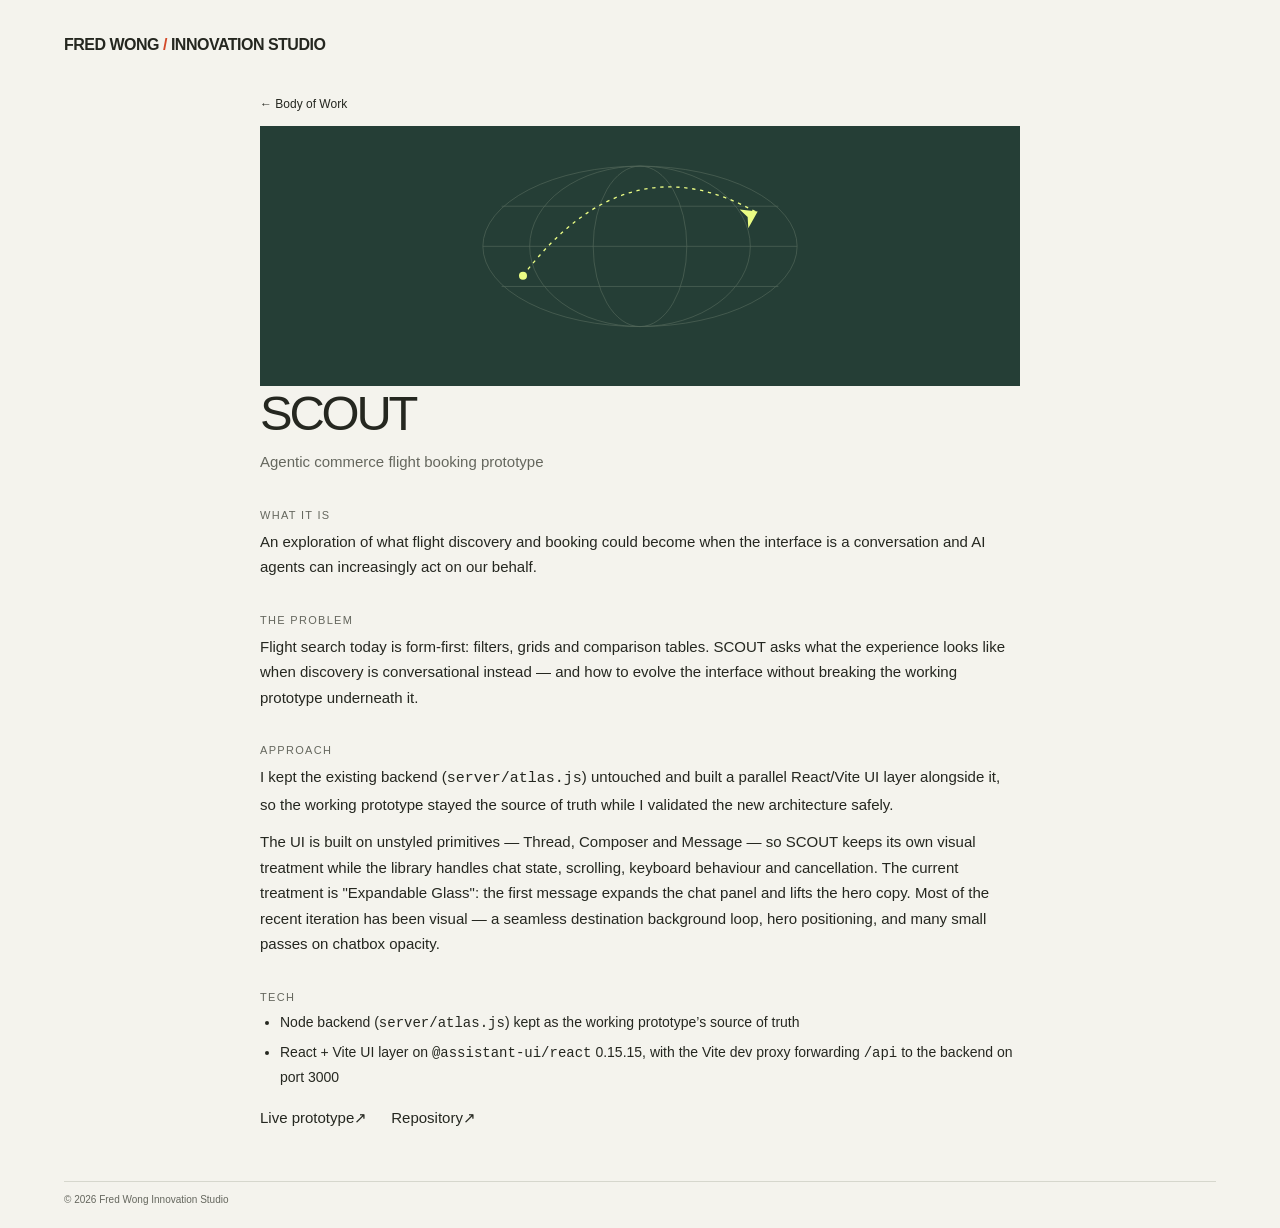
<file: cases/scout.html>
<!doctype html>
<html lang="en">
<head>
  <meta charset="utf-8">
  <meta name="viewport" content="width=device-width, initial-scale=1">
  <meta name="theme-color" content="#f4f3ed">
  <title>SCOUT — Case — Fred Wong Innovation Studio</title>
  <meta name="description" content="An agentic commerce flight booking prototype: what flight discovery and booking could become when the interface is a conversation.">
  <link rel="icon" href="../favicon.svg" type="image/svg+xml">
  <link rel="stylesheet" href="../styles.css">
</head>
<body id="top">
  <a class="skip-link" href="#main">Skip to content</a>
  <header class="site-header wrap">
    <a class="wordmark" href="../index.html#top" aria-label="Fred Wong Innovation Studio home">FRED WONG <span class="orange" style="display:inline">/</span> INNOVATION STUDIO</a>
  </header>
  <main id="main" class="case">
    <article class="case-wrap">
      <a class="back-link" href="../index.html#experiments">← Body of Work</a>
      <div class="art case-art scout-art" aria-hidden="true"><svg viewBox="0 0 600 350"><g fill="none" stroke="currentColor" opacity=".24"><ellipse cx="300" cy="180" rx="235" ry="120"/><ellipse cx="300" cy="180" rx="165" ry="120"/><ellipse cx="300" cy="180" rx="70" ry="120"/><path d="M65 180h470M93 120h414M93 240h414"/></g><path d="M125 224 Q280 20 474 129" fill="none" stroke="#eafc84" stroke-width="2" stroke-dasharray="5 7"/><circle cx="125" cy="224" r="6" fill="#eafc84"/><path d="m476 128-27-3 12 11 1 17z" fill="#eafc84"/></svg></div>
      <h1>SCOUT</h1>
      <p class="case-tag">Agentic commerce flight booking prototype</p>
      <!-- Sources: repo description "Agentic Commerce Flight Booking Prototype" (github.com/fredwongstudio/scout); the home-page card context written by Fred Wong Studio; scout README ("SCOUT React UI Foundation"); commit log (destination background loop, hero positioning, chatbox opacity tuning, 2026-09). -->
      <section>
        <h2>What it is</h2>
        <p>An exploration of what flight discovery and booking could become when the interface is a conversation and AI agents can increasingly act on our behalf.</p>
      </section>
      <section>
        <h2>The problem</h2>
        <p>Flight search today is form-first: filters, grids and comparison tables. SCOUT asks what the experience looks like when discovery is conversational instead — and how to evolve the interface without breaking the working prototype underneath it.</p>
      </section>
      <section>
        <h2>Approach</h2>
        <!-- Sources: scout README sections "Why this architecture", "Run", "Current treatment", "Important"; commit log. -->
        <p>I kept the existing backend (<code>server/atlas.js</code>) untouched and built a parallel React/Vite UI layer alongside it, so the working prototype stayed the source of truth while I validated the new architecture safely.</p>
        <p>The UI is built on unstyled primitives — Thread, Composer and Message — so SCOUT keeps its own visual treatment while the library handles chat state, scrolling, keyboard behaviour and cancellation. The current treatment is "Expandable Glass": the first message expands the chat panel and lifts the hero copy. Most of the recent iteration has been visual — a seamless destination background loop, hero positioning, and many small passes on chatbox opacity.</p>
      </section>
      <section>
        <h2>Tech</h2>
        <ul>
          <li>Node backend (<code>server/atlas.js</code>) kept as the working prototype’s source of truth</li>
          <li>React + Vite UI layer on <code>@assistant-ui/react</code> 0.15.15, with the Vite dev proxy forwarding <code>/api</code> to the backend on port 3000</li>
        </ul>
      </section>
      <p class="case-links"><a href="https://fredwongstudio.com/scout/">Live prototype <span aria-hidden="true">↗</span></a><a href="https://github.com/fredwongstudio/scout">Repository <span aria-hidden="true">↗</span></a></p>
    </article>
  </main>
  <footer class="wrap">© 2026 Fred Wong Innovation Studio</footer>
</body>
</html>
</file>
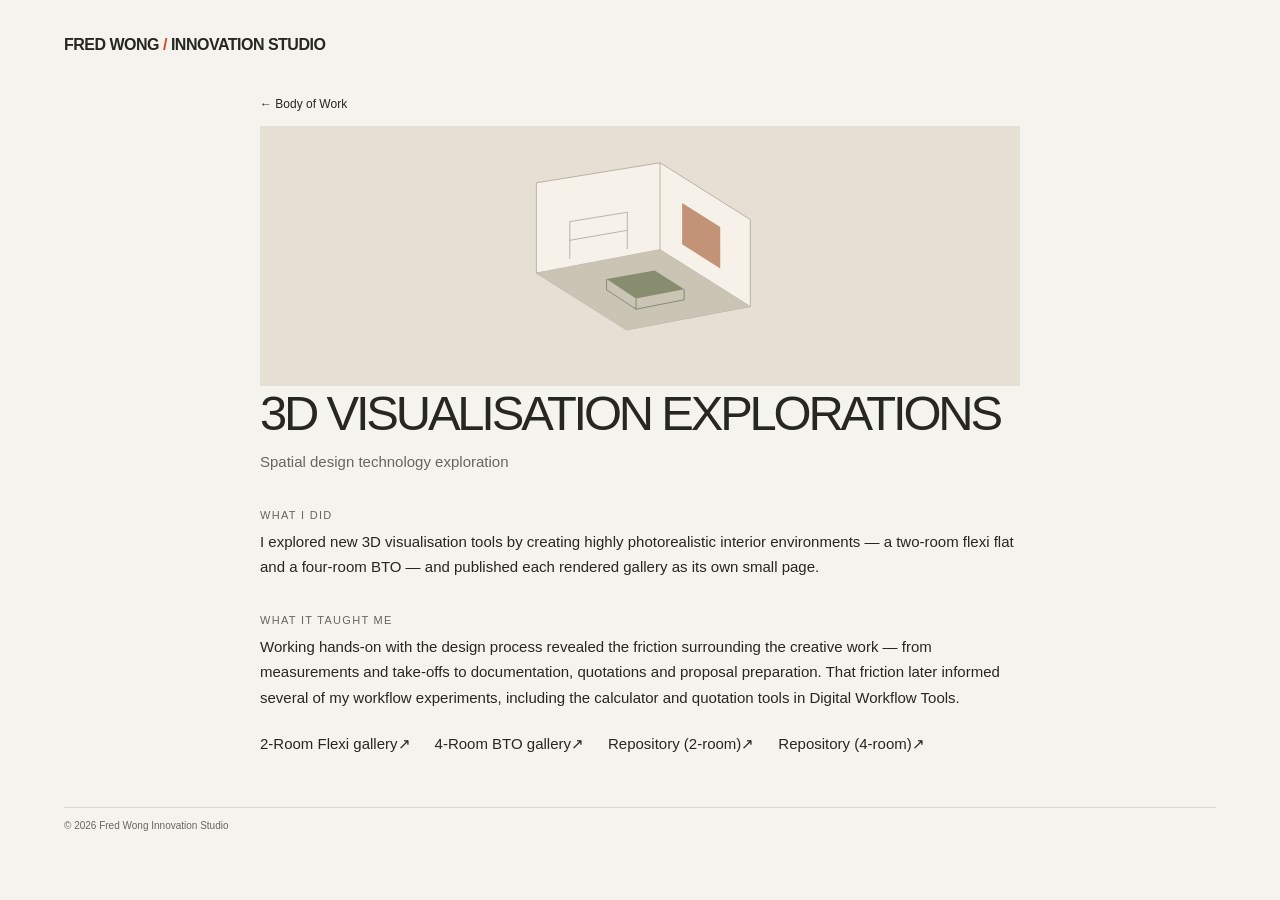
<file: cases/visualisation-explorations.html>
<!doctype html>
<html lang="en">
<head>
  <meta charset="utf-8">
  <meta name="viewport" content="width=device-width, initial-scale=1">
  <meta name="theme-color" content="#f4f3ed">
  <title>3D Visualisation Explorations — Case — Fred Wong Innovation Studio</title>
  <meta name="description" content="Photorealistic interior environments created with new 3D visualisation tools — and the workflow friction that the process revealed.">
  <link rel="icon" href="../favicon.svg" type="image/svg+xml">
  <link rel="stylesheet" href="../styles.css">
</head>
<body id="top">
  <a class="skip-link" href="#main">Skip to content</a>
  <header class="site-header wrap">
    <a class="wordmark" href="../index.html#top" aria-label="Fred Wong Innovation Studio home">FRED WONG <span class="orange" style="display:inline">/</span> INNOVATION STUDIO</a>
  </header>
  <main id="main" class="case">
    <article class="case-wrap">
      <a class="back-link" href="../index.html#experiments">← Body of Work</a>
      <div class="art case-art design-art spatial-art" aria-hidden="true"><svg viewBox="0 0 600 350" fill="none"><path d="M145 220V85L330 55L465 140V270L280 305Z" fill="#f6f1e9" stroke="#9f9788"/><path d="M145 220L330 185L465 270M330 55V185" stroke="#9f9788"/><path d="M145 220L280 305L465 270L330 185Z" fill="#c9c4b4"/><path d="M363 115L420 151V213L363 177Z" fill="#ae6b49" opacity=".7"/><path d="M195 199V143L281 129V184M195 171L281 156" stroke="#9f9788"/><path d="M250 229L322 216L366 244L294 258Z" fill="#888d70"/><path d="M250 229V245L294 274L366 260V244M294 258V274" stroke="#667052"/></svg></div>
      <h1>3D VISUALISATION EXPLORATIONS</h1>
      <p class="case-tag">Spatial design technology exploration</p>
      <!-- Sources: home-page card context for "3D visualisation explorations" (written by Fred Wong Studio); repositories 3dspatial2rm and 3dspatial4rm (single index.html redirect pages publishing each rendered gallery). -->
      <section>
        <h2>What I did</h2>
        <p>I explored new 3D visualisation tools by creating highly photorealistic interior environments — a two-room flexi flat and a four-room BTO — and published each rendered gallery as its own small page.</p>
      </section>
      <section>
        <h2>What it taught me</h2>
        <p>Working hands-on with the design process revealed the friction surrounding the creative work — from measurements and take-offs to documentation, quotations and proposal preparation. That friction later informed several of my workflow experiments, including the calculator and quotation tools in Digital Workflow Tools.</p>
      </section>
      <p class="case-links"><a href="https://fredwongstudio.com/3dspatial2rm/">2-Room Flexi gallery <span aria-hidden="true">↗</span></a><a href="https://fredwongstudio.com/3dspatial4rm/">4-Room BTO gallery <span aria-hidden="true">↗</span></a><a href="https://github.com/fredwongstudio/3dspatial2rm">Repository (2-room) <span aria-hidden="true">↗</span></a><a href="https://github.com/fredwongstudio/3dspatial4rm">Repository (4-room) <span aria-hidden="true">↗</span></a></p>
    </article>
  </main>
  <footer class="wrap">© 2026 Fred Wong Innovation Studio</footer>
</body>
</html>
</file>
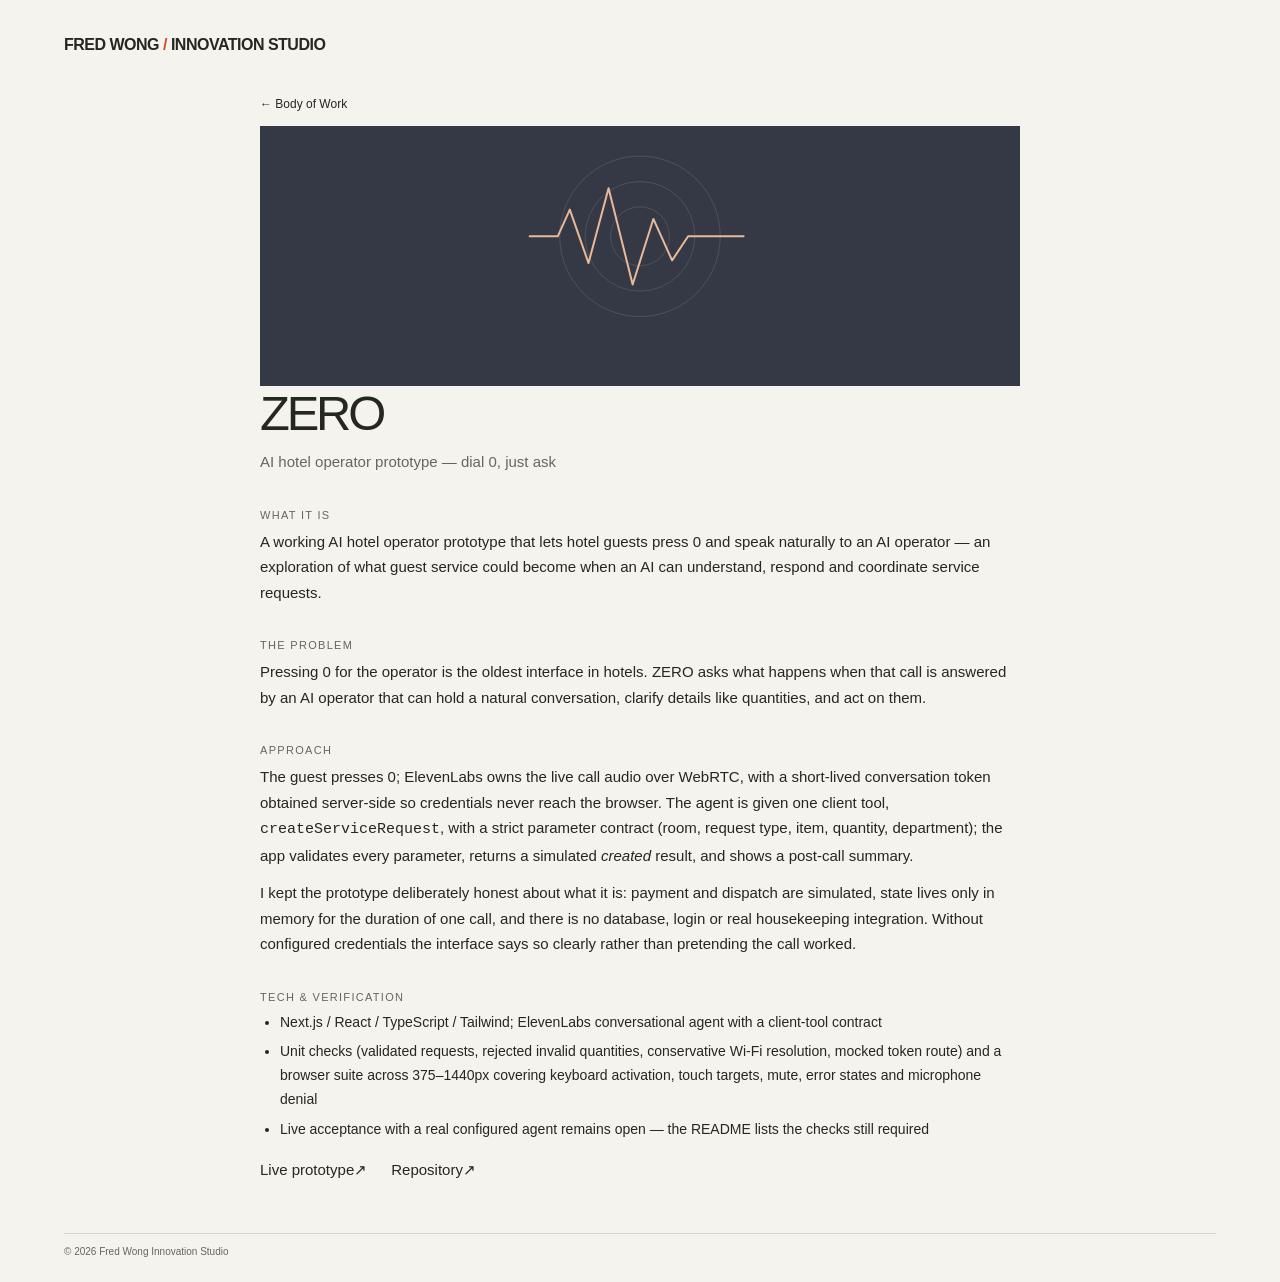
<file: cases/zero.html>
<!doctype html>
<html lang="en">
<head>
  <meta charset="utf-8">
  <meta name="viewport" content="width=device-width, initial-scale=1">
  <meta name="theme-color" content="#f4f3ed">
  <title>ZERO — Case — Fred Wong Innovation Studio</title>
  <meta name="description" content="Dial 0. Just ask. A working AI hotel operator prototype: guests press 0 and speak naturally to an AI operator.">
  <link rel="icon" href="../favicon.svg" type="image/svg+xml">
  <link rel="stylesheet" href="../styles.css">
</head>
<body id="top">
  <a class="skip-link" href="#main">Skip to content</a>
  <header class="site-header wrap">
    <a class="wordmark" href="../index.html#top" aria-label="Fred Wong Innovation Studio home">FRED WONG <span class="orange" style="display:inline">/</span> INNOVATION STUDIO</a>
  </header>
  <main id="main" class="case">
    <article class="case-wrap">
      <a class="back-link" href="../index.html#experiments">← Body of Work</a>
      <div class="art case-art scout-art" style="background:#343945;color:#e0ded6" aria-hidden="true"><svg viewBox="0 0 600 350"><g fill="none" stroke="currentColor" opacity=".22"><circle cx="300" cy="165" r="120"/><circle cx="300" cy="165" r="82"/><circle cx="300" cy="165" r="44"/></g><path d="M135 165h42l18-40 28 80 30-112 36 144 31-98 28 62 24-36h83" fill="none" stroke="#e9b899" stroke-width="3" stroke-linecap="round" stroke-linejoin="round"/></svg></div>
      <h1>ZERO</h1>
      <p class="case-tag">AI hotel operator prototype — dial 0, just ask</p>
      <!-- Sources: zero README (github.com/fredwongstudio/zero) — sections intro, "Voice and data flow", "State", "Verification"; repo homepage https://zero-iota-six.vercel.app. -->
      <section>
        <h2>What it is</h2>
        <p>A working AI hotel operator prototype that lets hotel guests press 0 and speak naturally to an AI operator — an exploration of what guest service could become when an AI can understand, respond and coordinate service requests.</p>
      </section>
      <section>
        <h2>The problem</h2>
        <p>Pressing 0 for the operator is the oldest interface in hotels. ZERO asks what happens when that call is answered by an AI operator that can hold a natural conversation, clarify details like quantities, and act on them.</p>
      </section>
      <section>
        <h2>Approach</h2>
        <!-- Sources: zero README, "Exact ElevenLabs agent setup" (client tool createServiceRequest with room/requestType/item/quantity/department; expects_response), "Voice and data flow" (token route, validation, simulated created result), state paragraph. -->
        <p>The guest presses 0; ElevenLabs owns the live call audio over WebRTC, with a short-lived conversation token obtained server-side so credentials never reach the browser. The agent is given one client tool, <code>createServiceRequest</code>, with a strict parameter contract (room, request type, item, quantity, department); the app validates every parameter, returns a simulated <em>created</em> result, and shows a post-call summary.</p>
        <p>I kept the prototype deliberately honest about what it is: payment and dispatch are simulated, state lives only in memory for the duration of one call, and there is no database, login or real housekeeping integration. Without configured credentials the interface says so clearly rather than pretending the call worked.</p>
      </section>
      <section>
        <h2>Tech &amp; verification</h2>
        <!-- Sources: zero README, "Run locally" (stack), "Verification" (unit + browser suites, five widths), "Manual live acceptance checks — still required". -->
        <ul>
          <li>Next.js / React / TypeScript / Tailwind; ElevenLabs conversational agent with a client-tool contract</li>
          <li>Unit checks (validated requests, rejected invalid quantities, conservative Wi-Fi resolution, mocked token route) and a browser suite across 375–1440px covering keyboard activation, touch targets, mute, error states and microphone denial</li>
          <li>Live acceptance with a real configured agent remains open — the README lists the checks still required</li>
        </ul>
      </section>
      <p class="case-links"><a href="https://zero-iota-six.vercel.app/">Live prototype <span aria-hidden="true">↗</span></a><a href="https://github.com/fredwongstudio/zero">Repository <span aria-hidden="true">↗</span></a></p>
    </article>
  </main>
  <footer class="wrap">© 2026 Fred Wong Innovation Studio</footer>
</body>
</html>
</file>
<file: styles.css>
/* Fred Wong Studio — a compact gallery of work. */
:root { --paper:#f4f3ed; --ink:#252720; --muted:#65675e; --line:#d6d7cd; --orange:#d34a29; }
* { box-sizing:border-box; }
html { scroll-behavior:smooth; scroll-padding-top:24px; }
body { margin:0; background:var(--paper); color:var(--ink); font-family:Arial,Helvetica,sans-serif; -webkit-font-smoothing:antialiased; }
a { color:inherit; text-decoration:none; }
a:focus-visible, summary:focus-visible { outline:2px solid var(--orange); outline-offset:5px; }
::selection { background:#dce8a3; }
.wrap { width:min(1240px,90%); margin-inline:auto; }
.site-header { display:flex; justify-content:space-between; align-items:center; gap:24px; padding-block:24px; }
.wordmark { font-size:16px; font-weight:700; letter-spacing:-.5px; line-height:1.08; }
.wordmark>span { display:block; }
.brand-dot { display:inline-block; width:7px; height:7px; border-radius:50%; background:var(--orange); margin-left:6px; }
nav { display:flex; gap:28px; font-size:12px; }
nav a { display:flex; align-items:center; min-height:44px; }
nav a:hover, .text-link:hover { color:var(--orange); }
.hero { padding-block:42px 48px; }
h1 { font-size:clamp(42px,5.6vw,78px); font-weight:400; letter-spacing:-.065em; line-height:1.12; margin:0 0 23px; }
.orange { color:var(--orange); }
.hero-bottom { display:flex; align-items:center; justify-content:space-between; gap:32px; }
.hero-bottom p { font-size:15px; line-height:1.6; max-width:570px; margin:0; color:var(--muted); }
.text-link { display:inline-flex; align-items:center; gap:18px; min-height:44px; font-size:12px; flex-shrink:0; }
.section-heading { display:flex; justify-content:space-between; align-items:center; gap:20px; border-top:1px solid var(--line); padding-top:22px; margin-bottom:22px; }
.section-heading h2 { font-weight:400; font-size:19px; letter-spacing:-.5px; margin:0; }
.eyebrow { text-transform:uppercase; font-size:9px; letter-spacing:1.3px; color:var(--muted); }
.project-grid { display:grid; grid-template-columns:repeat(3,minmax(0,1fr)); gap:28px 24px; align-items:start; }
.project { position:relative; min-width:0; }
.art { position:relative; aspect-ratio:1.7; overflow:hidden; padding:20px; transition:transform .25s ease; }
.project-heading { display:grid; grid-template-columns:23px 1fr; gap:6px 5px; margin-top:16px; }
.project-number { grid-row:1 / 3; padding-top:2px; font-size:10px; color:var(--muted); }
.project h3 { font-size:13px; font-weight:500; line-height:1.35; letter-spacing:.1px; margin:0; }
.project-heading>span:last-child { grid-column:2; font-size:11px; line-height:1.5; color:var(--muted); }
.project-link::after { content:""; position:absolute; inset:0; z-index:2; }
.project-link:focus-visible { outline:none; }
.project-link:focus-visible::after { outline:2px solid var(--orange); outline-offset:6px; }
.view-project { display:flex; align-items:center; justify-content:space-between; min-height:44px; margin-left:28px; font-size:11px; }
.view-project>span { transition:transform .2s; }
.project:focus-within .view-project { color:var(--orange); }
.project-options { margin-left:28px; font-size:11px; }
summary { list-style:none; display:flex; justify-content:space-between; align-items:center; min-height:44px; cursor:pointer; }
summary::-webkit-details-marker { display:none; }
summary>span { font-size:18px; font-weight:400; transition:transform .2s; }
details[open] summary>span { transform:rotate(45deg); }
.tool-links { list-style:none; padding:0; margin:0; border-top:1px solid var(--line); }
.tool-links a { display:flex; justify-content:space-between; align-items:center; min-height:44px; gap:16px; }
.tool-links a:hover, summary:hover { color:var(--orange); }
.closing { display:grid; grid-template-columns:1.2fr 1fr; gap:12%; border-top:1px solid var(--line); margin-top:38px; padding-block:30px; }
.studio h2 { font-size:12px; font-weight:400; margin:0 0 14px; }
.studio p { font-size:13px; line-height:1.65; margin:8px 0; max-width:540px; color:var(--muted); }
.contact h2 { font-size:18px; font-weight:400; line-height:1.4; max-width:340px; margin:0 0 14px; letter-spacing:-.3px; }
.contact-link { display:block; width:fit-content; min-height:44px; font-size:22px; letter-spacing:-.5px; }
.contact-link>span { display:inline-block; margin-left:28px; }
.contact-link small { display:block; margin-top:10px; font-size:11px; letter-spacing:0; color:var(--muted); }
.contact-link:hover { color:var(--orange); }
footer { display:flex; justify-content:space-between; align-items:center; border-top:1px solid var(--line); padding-block:14px; gap:20px; }
.footer-brand { font-size:9px; letter-spacing:.7px; }
footer p { font-size:10px; color:var(--muted); margin:5px 0 0; }
footer .text-link { font-size:10px; }
.skip-link { position:fixed; top:-100px; left:20px; padding:15px; background:var(--ink); color:white; z-index:10; }
.skip-link:focus { top:15px; }
/* Original project artwork, adapted to gallery proportions. */
.scout-art {
  background:#253e36;
  color:#e2e9cb
}
.scout-art svg {
  position:absolute;
  width:100%;
  height:90%;
  left:0;
  top:0
}
.signal-art {
  background:#e3e9a8;
  color:#364330
}
.signal-field {
  height:65%;
  display:flex;
  gap:9px;
  align-items:center;
  justify-content:center;
  padding-top:15px;
  transform:rotate(-8deg)
}
.signal-field i {
  height:14%;
  width:5px;
  border-radius:6px;
  background:#5c6c36
}
.signal-field i:nth-child(3n) {
  height:35%
}
.signal-field i:nth-child(4n) {
  height:58%
}
.signal-field i:nth-child(5n) {
  height:82%;
  background:#d14b2e
}
.signal-field i:nth-child(7n) {
  height:48%
}
.design-art {
  background:#e6dfd4;
  color:#554e44
}
.design-composition {
  position:absolute;
  inset:20% 18% 23%
}
.plan {
  position:absolute;
  left:0;
  top:5%;
  width:60%;
  height:90%;
  border:1px solid #9f9788;
  transform:rotate(-9deg);
  background:repeating-linear-gradient(0deg,transparent,transparent 24px,#bab2a34a 25px),repeating-linear-gradient(90deg,transparent,transparent 24px,#bab2a34a 25px)
}
.plan span {
  position:absolute;
  inset:20%;
  border:3px double #a29989
}
.arch {
  position:absolute;
  right:4%;
  bottom:0;
  width:39%;
  height:94%;
  background:#ae6b49;
  border-radius:100px 100px 0 0;
  box-shadow:8px 12px 20px #5b40241a
}
.swatch {
  position:absolute;
  left:23%;
  top:16%;
  width:37%;
  height:75%;
  background:#f6f1e9;
  transform:rotate(11deg);
  box-shadow:5px 8px 12px #63502d13
}
.material {
  position:absolute;
  right:-9%;
  bottom:-6%;
  width:36%;
  height:29%;
  background:repeating-linear-gradient(90deg,#888d70,#888d70 3px,#92987c 4px,#92987c 6px);
  transform:rotate(-7deg)
}
.workflow-art {
  background:#dce5ed;
  color:#394e62
}
.workflow-composition {
  position:absolute;
  inset:25% 17% 29%;
  display:flex;
  align-items:center;
  justify-content:space-between
}
.loose-lines,.ordered-lines {
  width:33%;
  height:100%;
  display:flex;
  flex-direction:column;
  justify-content:space-around
}
.workflow-composition i {
  display:block;
  height:11%;
  border:1px solid #667f92;
  background:#ffffff30
}
.loose-lines i:nth-child(odd) {
  transform:rotate(-19deg) translateX(-10px)
}
.loose-lines i:nth-child(even) {
  transform:rotate(18deg) translateX(8px)
}
.ordered-lines i {
  background:#526f84;
  border:0
}
.flow-arrow {
  font-size:30px;
  font-weight:400
}
.spatial-art svg {
  position:absolute;
  width:80%;
  height:70%;
  top:8%;
  left:10%
}

.signal-field { position:absolute; inset:12% 15%; height:auto; gap:7px; padding:0; }
.signal-field i { flex-shrink:0; width:4px; }
#zero .art { background:#343945; color:#e0ded6; }
#zero .art svg>path { stroke:#e9b899; }
.design-composition { inset:14% 24% 15%; }
.workflow-composition { inset:22% 22%; }
.spatial-art svg { height:90%; top:0; }
@media(hover:hover) and (pointer:fine) {
  .project:hover .art { transform:translateY(-3px); }
  .view-project { color:var(--muted); }
  .project:hover .view-project { color:var(--orange); }
  .project:hover .view-project>span { transform:translate(2px,-2px); }
}
@media(max-width:1000px) {
  .project-grid { grid-template-columns:repeat(2,minmax(0,1fr)); }
  .hero { padding-block:30px 36px; }
}
@media(max-width:600px) {
  .wrap { width:88%; }
  .site-header { gap:16px; padding-block:15px; }
  .wordmark { font-size:13px; }
  nav { gap:17px; font-size:11px; }
  .hero { padding-block:24px 30px; }
  h1 { font-size:clamp(40px,9.5vw,56px); max-width:450px; margin-bottom:21px; }
  .hero-bottom { display:block; }
  .hero-bottom p { font-size:14px; }
  .hero-bottom .text-link { margin-top:6px; }
  .section-heading { padding-top:18px; margin-bottom:18px; }
  .section-heading .eyebrow { font-size:8px; letter-spacing:.5px; max-width:115px; text-align:right; line-height:1.5; }
  .project-grid { grid-template-columns:minmax(0,1fr); gap:22px; }
  .art { aspect-ratio:1.85; }
  .project-heading { margin-top:13px; }
  .project h3 { font-size:13px; }
  .closing { grid-template-columns:1fr; gap:24px; margin-top:26px; padding-block:25px; }
  .contact h2 { font-size:17px; }
  footer { align-items:flex-start; }
  .footer-brand { font-size:8px; }
}
@media(prefers-reduced-motion:reduce) {
  html { scroll-behavior:auto; }
  *, *::before, *::after { transition:none!important; }
}

/* Finishing pass: whole-card disclosures and compact desktop rhythm. */
.project-options summary::before {
  content:"";
  position:absolute;
  inset:0;
  z-index:2;
  cursor:pointer;
}
.project-options summary:focus-visible { outline:none; }
.project-options summary:focus-visible::before {
  outline:2px solid var(--orange);
  outline-offset:6px;
}
.tool-links { position:relative; z-index:3; }
.tool-links a { position:relative; }
#visualisation-explorations .tool-links {
  display:grid;
  grid-template-columns:repeat(2,minmax(0,1fr));
  gap:0 16px;
}
@media(min-width:1101px) {
  .site-header { padding-block:10px; }
  .hero { padding-block:0 6px; }
  h1 { margin-bottom:14px; }
  .hero-bottom p { max-width:680px; }
  .section-heading { padding-top:12px; margin-bottom:12px; }
  .project-grid { gap:14px 24px; }
  .art { aspect-ratio:auto; height:clamp(100px,calc((100svh - 650px) / 2),125px); }
  .project-heading { margin-top:9px; gap:3px 5px; }
  .view-project, summary { min-height:30px; }
  .closing { margin-top:16px; padding-block:8px; gap:8%; }
  .studio h2 { margin-bottom:6px; }
  .studio p { margin:4px 0; }
  .contact h2 { max-width:410px; margin-bottom:8px; }
  .contact-link small { margin-top:6px; }
  footer { padding-block:5px; }
}
@media(min-width:601px) and (max-width:1100px) {
  .project-grid { grid-template-columns:repeat(2,minmax(0,1fr)); }
}
@media(max-width:600px) {
  #visualisation-explorations .tool-links { grid-template-columns:1fr; }
}

/* One-line wordmark and viewport-conscious spacing; text sizes stay intact. */
.wordmark { white-space:nowrap; }
.wordmark>.brand-dot { display:inline-block; }
@media(min-width:1101px) {
  .site-header { padding-block:2px; }
  .hero-bottom .text-link { min-height:24px; }
  .hero { padding-bottom:4px; }
  h1 { margin-bottom:10px; }
  .section-heading { padding-top:8px; margin-bottom:8px; }
  .project-grid { row-gap:10px; }
  .closing { margin-top:10px; padding-block:4px; }
  .studio p { margin-block:2px; }
  footer { padding-block:2px; }
  footer .text-link { min-height:32px; }
}
@media(max-width:600px) {
  .site-header { flex-direction:column; align-items:flex-start; gap:3px; padding-block:12px 0; }
  nav { width:100%; justify-content:space-between; }
  .wordmark { font-size:13px; }
}

/* Final editorial polish. */
.view-project { justify-content:flex-end; }
footer { font-size:10px; color:var(--muted); line-height:1.5; padding-block:8px; }
@media(min-width:1101px) {
  h1 { font-size:clamp(42px,4.8vw,68px); }
}

/* Card hierarchy: identity, existing visual, then quiet context. */
.project-heading {
  margin:0 0 8px;
  min-height:36px;
  grid-template-columns:23px minmax(0,1fr);
  align-content:start;
  gap:0 5px;
}
.project-number { grid-row:auto; }
.project-heading>span:last-child { grid-column:auto; }
.project-descriptor {
  margin:0;
  min-height:38px;
  display:flex;
  align-items:center;
  font-size:11px;
  line-height:1.5;
  color:var(--muted);
}
.project-options { margin-left:0; }
.project-options summary {
  min-height:38px;
  gap:12px;
  color:var(--muted);
  line-height:1.5;
}
.project-options summary>span { flex-shrink:0; color:var(--ink); }

/* Readable project context, with titles retaining the strongest emphasis. */
.project h3 { font-size:16px; font-weight:600; }
.project-descriptor, .project-options summary {
  font-size:15px;
  line-height:1.4;
}

.site-header { flex-direction:column; align-items:flex-start; gap:4px; }

/* Subtle contact legibility adjustment. */
.contact-link small { font-size:12px; }

/* Bring title rows closer to the artwork without changing type or visuals. */
.project-heading { min-height:0; margin-bottom:10px; }
@media(max-width:600px) {
  .project-heading { min-height:0; }
}

/* Viewport composition: breathing room above, a normal-flow footer below. */
body {
  min-height:100vh;
  min-height:100svh;
  display:flex;
  flex-direction:column;
}
body>main { flex:1 0 auto; }
body>footer { flex-shrink:0; padding-bottom:24px; }
@media(min-width:1101px) {
  .site-header { padding-top:28px; padding-bottom:12px; }
  h1 { font-size:clamp(42px,4.2vw,60px); }
  .hero { padding-bottom:20px; }
}

/* Editorial rhythm: tight within each idea, generous between ideas. */
.section-heading { border-top:0; padding-top:0; }
@media(min-width:1101px) {
  :root { --section-space:clamp(20px,3.1vh,32px); }
  .site-header { padding-bottom:24px; }
  h1 { font-size:clamp(42px,3.82vw,54.6px); }
  body>main { display:flex; flex-direction:column; justify-content:space-between; gap:var(--section-space); }
  .hero { padding:0; }
  .closing {
    display:grid;
    grid-template-columns:repeat(3,minmax(0,1fr));
    column-gap:24px;
    margin-top:0;
    padding-block:14px 0;
  }
  .studio { grid-column:1 / 3; }
  .contact { grid-column:3; }
  body>footer { margin-top:var(--section-space); padding-top:10px; }
}

/* Bounded desktop composition: surplus height cannot inflate section gaps. */
@media(min-width:1101px) {
  :root {
    --page-top:clamp(24px,calc(28px + (100svh - 768px) * .06 - clamp(0px,calc((900px - 100svh) / 33),4px)),56px);
    --identity-gap:clamp(24px,calc(24px + (100svh - 768px) * .04),44px);
    --work-gap:clamp(20px,calc(24px + (100svh - 768px) * .16 - clamp(0px,calc((900px - 100svh) / 33),4px)),96px);
    --about-gap:clamp(20px,calc(24px + (100svh - 768px) * .14 - clamp(0px,calc((900px - 100svh) / 33),4px)),88px);
    --footer-gap:clamp(16px,calc(20px + (100svh - 768px) * .07 - clamp(0px,calc((900px - 100svh) / 33),4px)),52px);
  }
  .site-header { padding-top:var(--page-top); padding-bottom:var(--identity-gap); }
  body>main { flex:0 0 auto; justify-content:flex-start; gap:0; }
  .experiments { margin-top:var(--work-gap); }
  .closing { margin-top:var(--about-gap); }
  body>footer { margin-top:var(--footer-gap); }
}

/* Supporting statement as an editorial subhead. */
.hero-bottom p {
  font-size:clamp(17px,1.46vw,22px);
  line-height:1.4;
  max-width:none;
}
@media(min-width:1101px) {
  .hero-bottom p { font-size:clamp(20px,1.46vw,22px); }
  .hero h1 { margin-bottom:6px; }
}

/* New gallery artworks (MYOS, Family Calendar) — same palette and stroke language as the existing cards. */
.os-art {
  background:#253e36;
  color:#e2e9cb
}
.os-art svg {
  position:absolute;
  width:100%;
  height:90%;
  left:0;
  top:0
}
.cal-art {
  background:#e6dfd4;
  color:#554e44
}
.cal-art svg {
  position:absolute;
  width:70%;
  height:88%;
  left:15%;
  top:6%
}

/* Case-study pages: same tokens and header as the home page, single reading column. */
.case-wrap { width:min(760px,90%); margin-inline:auto; }
.back-link { display:inline-flex; align-items:center; min-height:44px; font-size:12px; }
.back-link:hover { color:var(--orange); }
.case-art { aspect-ratio:2.4; }
@media(min-width:1101px) {
  .case .art { aspect-ratio:auto; height:clamp(180px,32svh,260px); }
}
.case h1 { margin-bottom:8px; }
.case-tag { margin:0 0 4px; font-size:13px; color:var(--muted); }
.case-links { display:flex; flex-wrap:wrap; gap:8px 24px; margin-top:14px; font-size:13px; }
.case-links a { display:inline-flex; align-items:center; min-height:44px; }
.case-links a:hover { color:var(--orange); }
.case section h2 { font-size:11px; font-weight:400; text-transform:uppercase; letter-spacing:1.3px; color:var(--muted); margin:34px 0 8px; }
.case p { font-size:15px; line-height:1.7; margin:0 0 12px; }
.case ul { margin:0; padding-left:20px; }
.case li { font-size:14px; line-height:1.7; margin-bottom:6px; }
.case blockquote { margin:16px 0; padding-left:18px; border-left:2px solid var(--orange); font-size:15px; line-height:1.6; color:var(--muted); }
</file>
